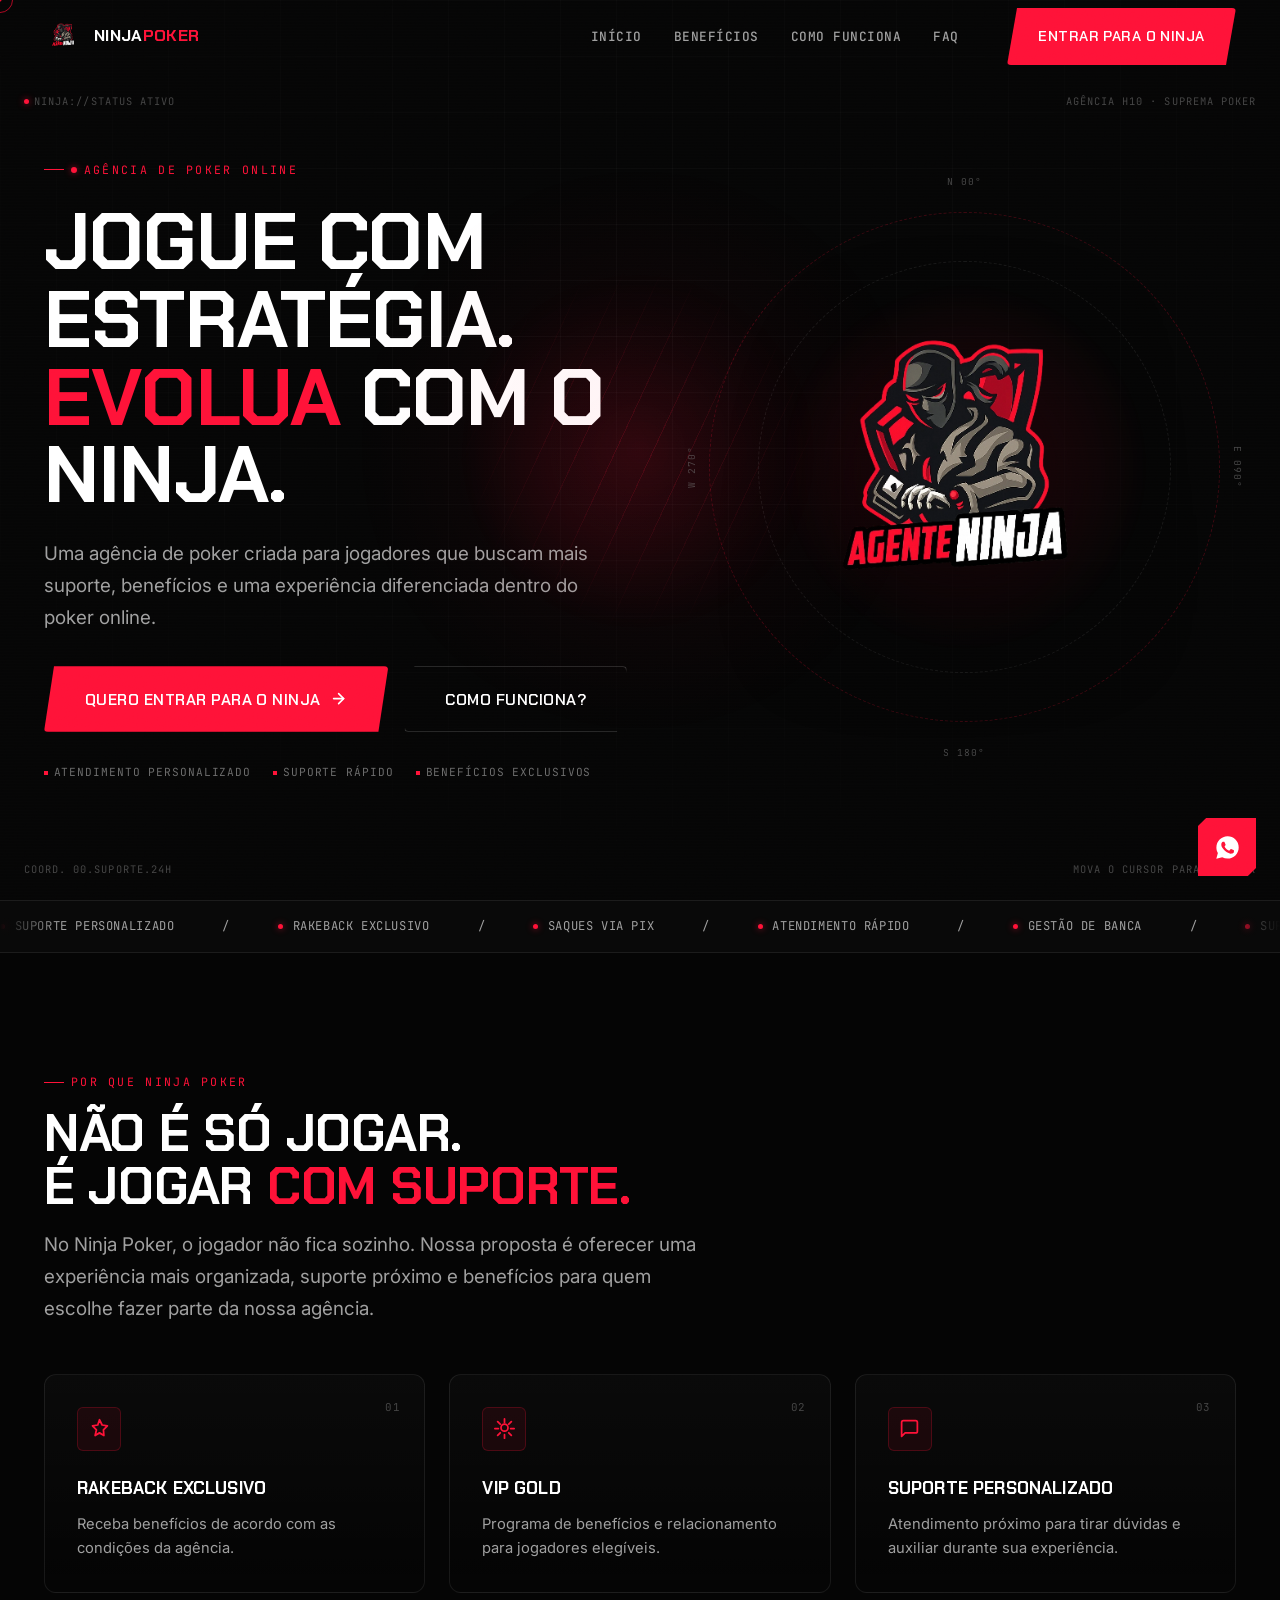
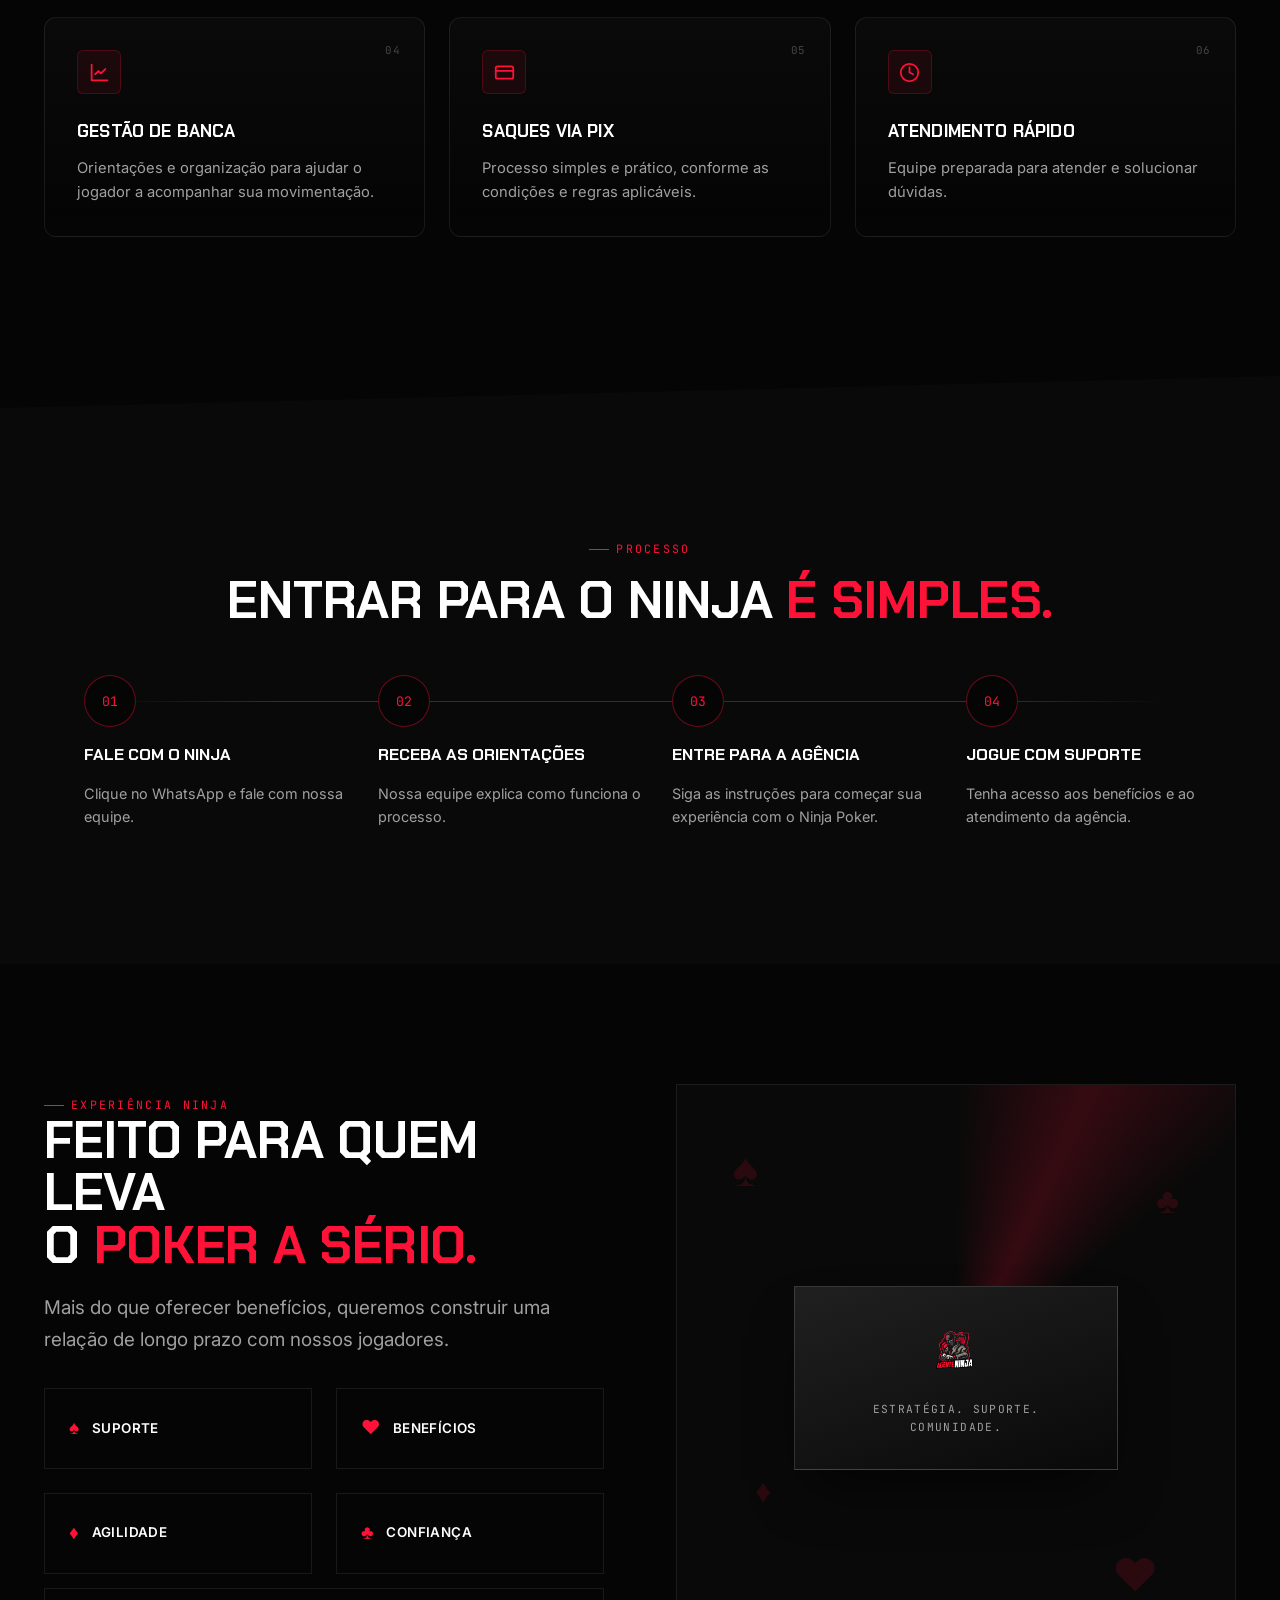
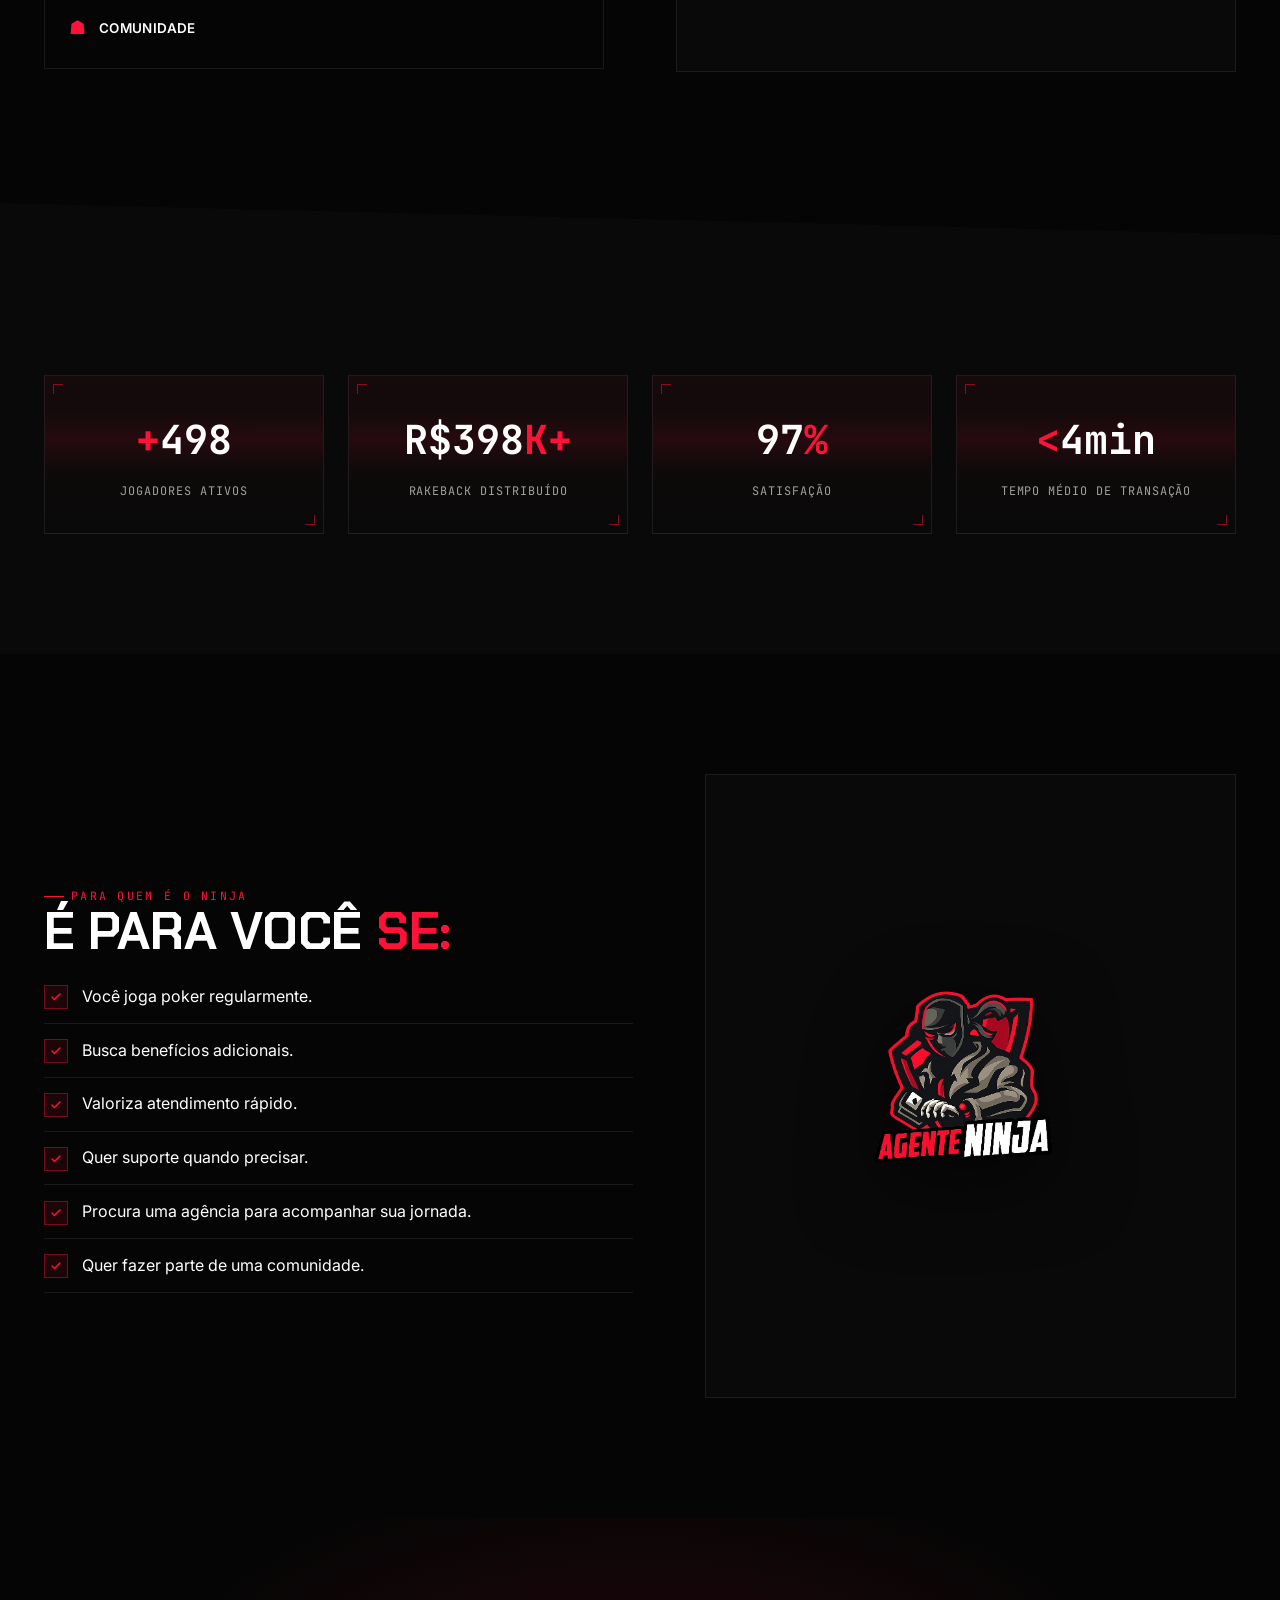
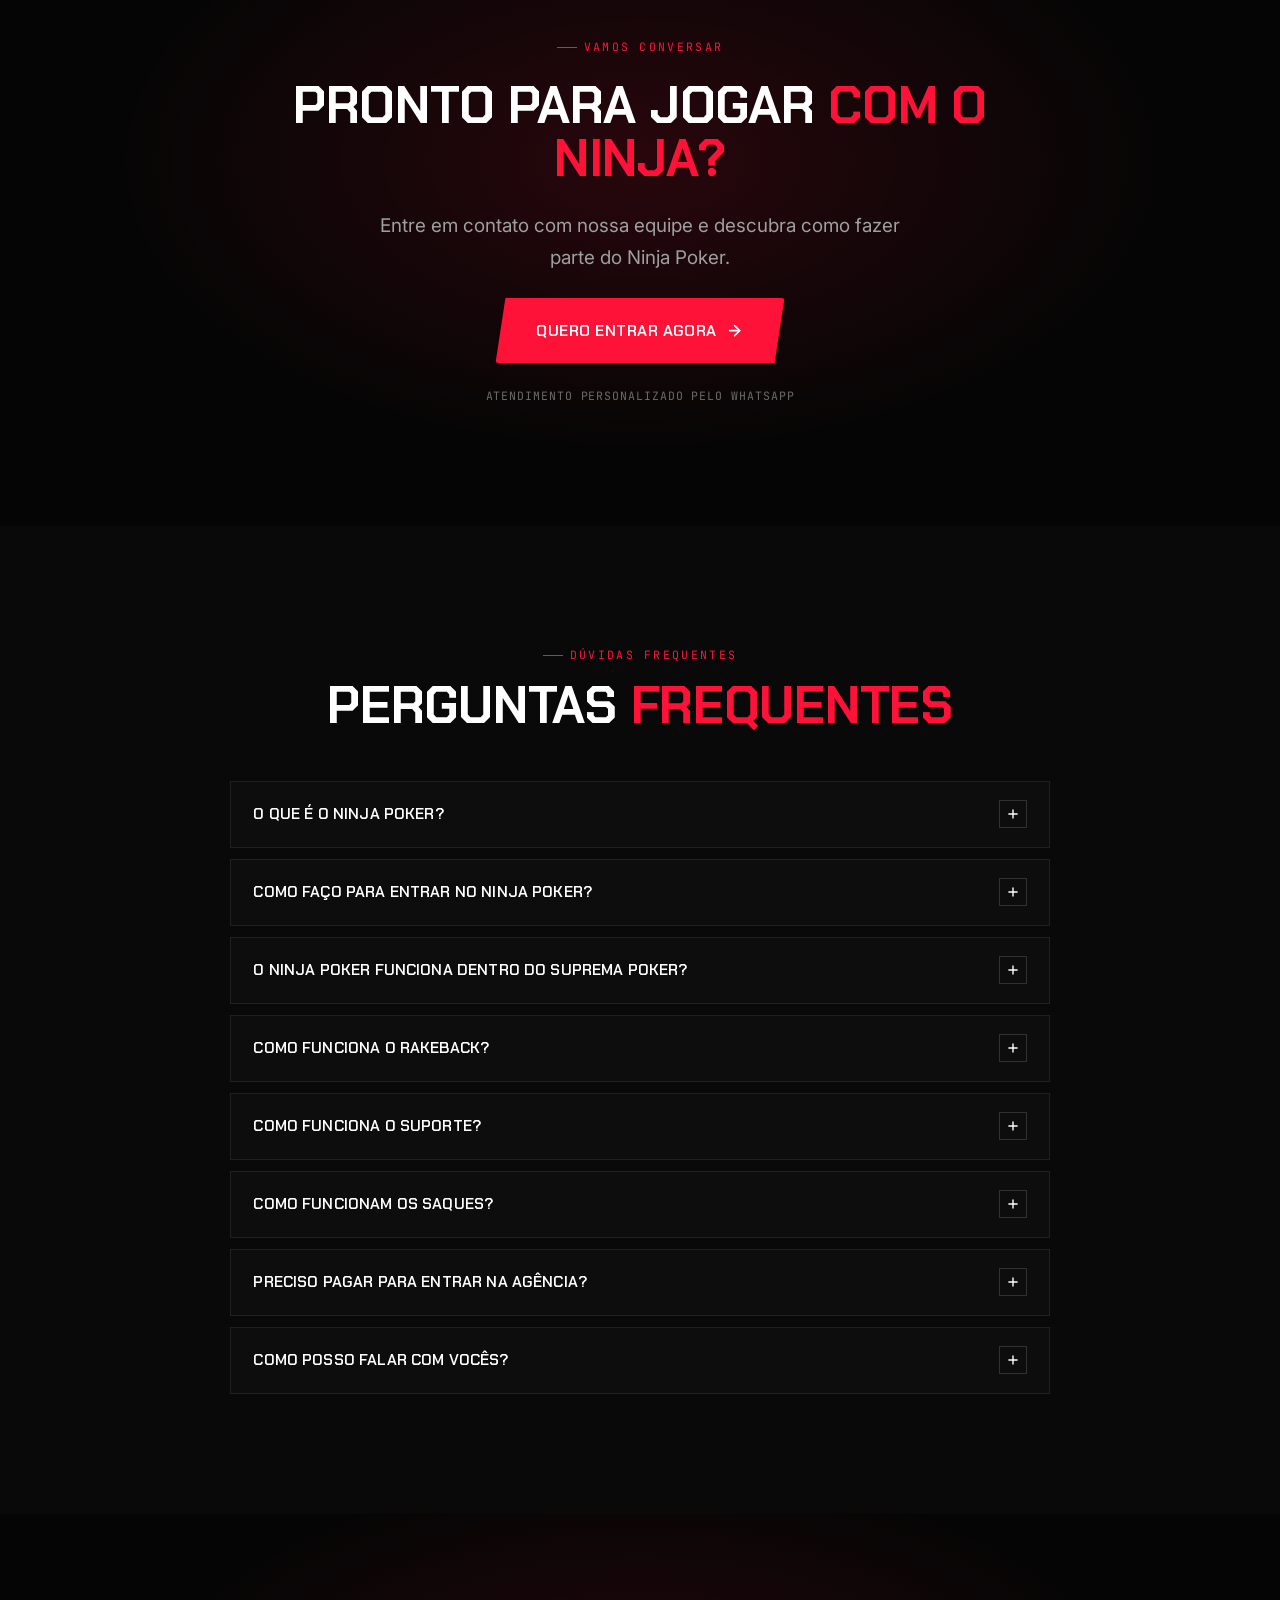
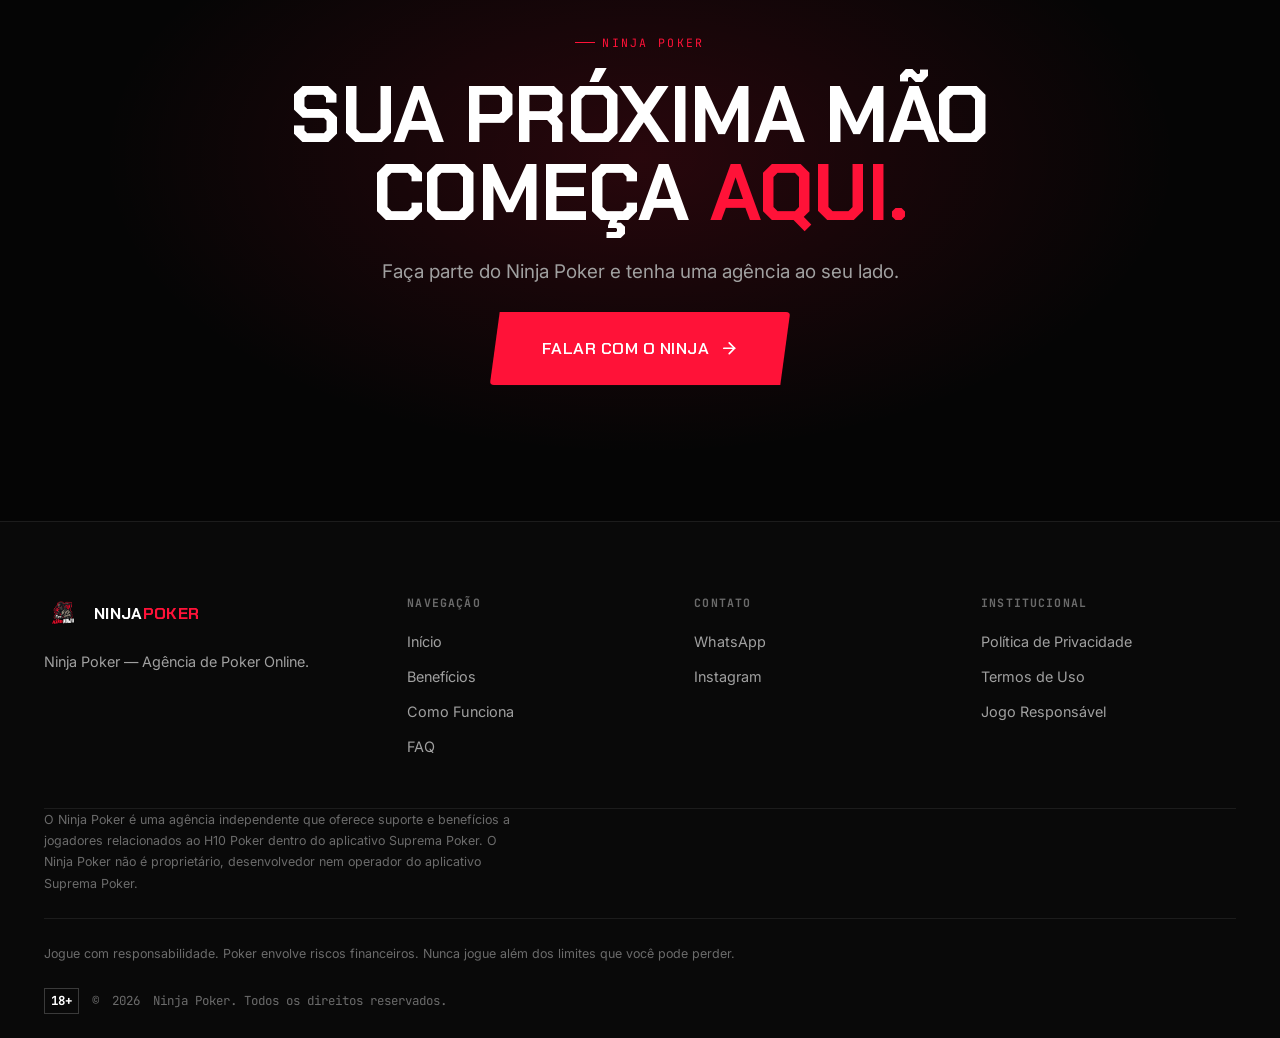
<file: index.html>
<!DOCTYPE html>
<html lang="pt-BR">
<head>
<meta charset="UTF-8" />
<meta name="viewport" content="width=device-width, initial-scale=1, viewport-fit=cover" />
<title>Ninja Poker | Agência de Poker Online</title>
<meta name="description" content="Ninja Poker — agência de poker online com suporte personalizado, benefícios exclusivos e atendimento dedicado aos jogadores." />
<link rel="canonical" href="https://ninjapoker.com.br/" />

<meta property="og:type" content="website" />
<meta property="og:site_name" content="Ninja Poker" />
<meta property="og:title" content="Ninja Poker | Agência de Poker Online" />
<meta property="og:description" content="Jogue com estratégia. Evolua com a Ninja. Suporte personalizado, benefícios exclusivos e atendimento dedicado para jogadores de poker online." />
<meta property="og:image" content="assets/logo-ninja-poker.png" />
<meta property="og:locale" content="pt_BR" />
<meta property="og:url" content="https://ninjapoker.com.br/" />

<meta name="twitter:card" content="summary_large_image" />
<meta name="twitter:title" content="Ninja Poker | Agência de Poker Online" />
<meta name="twitter:description" content="Uma agência de poker para quem leva o jogo a sério. Suporte, benefícios e atendimento dedicado." />
<meta name="twitter:image" content="assets/logo-ninja-poker.png" />

<meta name="robots" content="index, follow" />
<meta name="theme-color" content="#050505" />

<link rel="icon" type="image/png" sizes="32x32" href="assets/favicon-32.png" />
<link rel="icon" type="image/png" sizes="192x192" href="assets/favicon-192.png" />
<link rel="apple-touch-icon" href="assets/favicon-192.png" />

<link rel="preconnect" href="https://fonts.googleapis.com" />
<link rel="preconnect" href="https://fonts.gstatic.com" crossorigin />
<link href="https://fonts.googleapis.com/css2?family=Chakra+Petch:wght@500;600;700&family=Inter:wght@400;500;600;700;800&family=JetBrains+Mono:wght@400;500;700&display=swap" rel="stylesheet" />

<link rel="stylesheet" href="css/style.css" />

<script type="application/ld+json">
{
  "@context": "https://schema.org",
  "@type": "Organization",
  "name": "Ninja Poker",
  "description": "Agência de poker online com suporte personalizado, benefícios exclusivos e atendimento dedicado aos jogadores.",
  "url": "https://ninjapoker.com.br/",
  "logo": "assets/logo-ninja-poker.png",
  "sameAs": []
}
</script>
<script type="application/ld+json">
{
  "@context": "https://schema.org",
  "@type": "FAQPage",
  "mainEntity": [
    { "@type": "Question", "name": "O que é o Ninja Poker?", "acceptedAnswer": { "@type": "Answer", "text": "O Ninja Poker é uma agência voltada para jogadores de poker online, oferecendo suporte, benefícios e atendimento dedicado a quem leva o jogo a sério." } },
    { "@type": "Question", "name": "Como faço para entrar no Ninja Poker?", "acceptedAnswer": { "@type": "Answer", "text": "Basta entrar em contato com nossa equipe pelo WhatsApp. Você recebe todas as orientações para começar sua experiência com a agência." } },
    { "@type": "Question", "name": "O Ninja Poker funciona dentro do Suprema Poker?", "acceptedAnswer": { "@type": "Answer", "text": "O Ninja Poker atua como agência e suporte para jogadores relacionados ao H10 Poker dentro do aplicativo Suprema Poker. O Ninja Poker não é dona, desenvolvedora ou operadora do aplicativo." } }
  ]
}
</script>

<!--
<script async src="https://www.googletagmanager.com/gtag/js?id=GOOGLE_ANALYTICS_ID"></script>
<script>
  window.dataLayer = window.dataLayer || [];
  function gtag(){dataLayer.push(arguments);}
  gtag('js', new Date());
  gtag('config', 'GOOGLE_ANALYTICS_ID');
</script>
-->
</head>
<body>
<a class="skip-link" href="#conteudo-principal">Pular para o conteúdo</a>

<div class="grain-overlay" aria-hidden="true"></div>
<div class="cursor-glow" aria-hidden="true"></div>
<div class="ninja-cursor" aria-hidden="true"></div>

<!-- ============================================================
     HEADER
     ============================================================ -->
<header class="site-header" id="header">
  <div class="container">
    <a href="#inicio" class="brand" aria-label="Ninja Poker — início">
      <img data-logo-src src="assets/logo-ninja-poker-trimmed.webp" alt="Ninja Poker" width="40" height="40" />
      <span class="brand-wordmark">NINJA<span>POKER</span></span>
    </a>

    <nav class="nav-desktop" aria-label="Navegação principal">
      <ul class="nav-links">
        <li><a href="#inicio">Início</a></li>
        <li><a href="#beneficios">Benefícios</a></li>
        <li><a href="#como-funciona" data-track="how-it-works">Como Funciona</a></li>
        <li><a href="#faq">FAQ</a></li>
      </ul>
      <a class="btn btn-primary" href="#" data-wa-context="header" data-track="cta">Entrar para o Ninja</a>
    </nav>

    <button class="nav-toggle" aria-label="Abrir menu" aria-expanded="false" aria-controls="menu-mobile">
      <svg viewBox="0 0 24 24" fill="none" stroke="currentColor" stroke-width="2" stroke-linecap="round"><line x1="3" y1="6" x2="21" y2="6"/><line x1="3" y1="12" x2="21" y2="12"/><line x1="3" y1="18" x2="21" y2="18"/></svg>
    </button>
  </div>
</header>

<nav class="nav-mobile" id="menu-mobile" aria-label="Navegação mobile">
  <a href="#inicio">Início</a>
  <a href="#beneficios">Benefícios</a>
  <a href="#como-funciona">Como Funciona</a>
  <a href="#faq">FAQ</a>
  <a class="btn btn-primary btn-block btn-lg" href="#" data-wa-context="header" data-track="cta" style="margin-top:1rem;">Entrar para o Ninja</a>
</nav>

<main id="conteudo-principal">

  <!-- ============================================================
       HERO — "SALA DE OPERAÇÕES"
       ============================================================ -->
  <section class="hero" id="inicio">
    <div class="hero-scanlines" aria-hidden="true"></div>
    <div class="hero-grid-lines" aria-hidden="true"></div>
    <div class="hero-reveal-layer" aria-hidden="true"></div>

    <span class="hero-corner-hud tl"><span class="dot"></span> NINJA://STATUS ATIVO</span>
    <span class="hero-corner-hud tr">AGÊNCIA H10 · SUPREMA POKER</span>
    <span class="hero-corner-hud bl">COORD. 00.SUPORTE.24H</span>
    <span class="hero-corner-hud br">MOVA O CURSOR PARA REVELAR</span>

    <div class="container">
      <div class="hero-copy" data-reveal>
        <span class="eyebrow"><span class="blink"></span> Agência de poker online</span>
        <h1 class="display-xl" data-decrypt>JOGUE COM<br />ESTRATÉGIA.<br /><span class="text-accent">EVOLUA</span> COM O NINJA.</h1>
        <p class="text-lede">Uma agência de poker criada para jogadores que buscam mais suporte, benefícios e uma experiência diferenciada dentro do poker online.</p>
        <div class="hero-ctas">
          <a class="btn btn-primary btn-lg" href="#" data-wa-context="hero" data-track="cta">
            Quero entrar para o Ninja
            <svg class="btn-icon" viewBox="0 0 24 24" fill="none" stroke="currentColor" stroke-width="2.2" stroke-linecap="round" stroke-linejoin="round"><line x1="5" y1="12" x2="19" y2="12"/><polyline points="12 5 19 12 12 19"/></svg>
          </a>
          <a class="btn btn-ghost btn-lg" href="#como-funciona" data-track="how-it-works">Como funciona?</a>
        </div>
        <div class="hero-indicators">
          <span>Atendimento personalizado</span>
          <span>Suporte rápido</span>
          <span>Benefícios exclusivos</span>
        </div>
      </div>

      <div class="hero-visual" data-reveal>
        <div class="hero-visual-glow" aria-hidden="true"></div>
        <div class="hero-visual-ring" aria-hidden="true"></div>
        <div class="hero-visual-ring hero-visual-ring--inner" aria-hidden="true"></div>
        <div class="hero-tick-frame" aria-hidden="true">
          <span>N 00°</span>
          <span>S 180°</span>
          <span>W 270°</span>
          <span>E 090°</span>
        </div>
        <div class="hero-logo-frame">
          <img data-logo-src src="assets/logo-ninja-poker-trimmed.webp" alt="Ninja Poker — logo oficial da agência" width="400" height="404" />
        </div>
      </div>
    </div>
  </section>

  <!-- ============================================================
       TICKER — status ao vivo
       ============================================================ -->
  <section class="ticker-bar" aria-label="Diferenciais do Ninja Poker">
    <div class="ticker-track">
      <span class="ticker-item"><span class="dot"></span>Suporte personalizado</span>
      <span class="ticker-item sep">/</span>
      <span class="ticker-item"><span class="dot"></span>Rakeback exclusivo</span>
      <span class="ticker-item sep">/</span>
      <span class="ticker-item"><span class="dot"></span>Saques via Pix</span>
      <span class="ticker-item sep">/</span>
      <span class="ticker-item"><span class="dot"></span>Atendimento rápido</span>
      <span class="ticker-item sep">/</span>
      <span class="ticker-item"><span class="dot"></span>Gestão de banca</span>
      <span class="ticker-item sep">/</span>
      <!-- duplicado para loop contínuo -->
      <span class="ticker-item"><span class="dot"></span>Suporte personalizado</span>
      <span class="ticker-item sep">/</span>
      <span class="ticker-item"><span class="dot"></span>Rakeback exclusivo</span>
      <span class="ticker-item sep">/</span>
      <span class="ticker-item"><span class="dot"></span>Saques via Pix</span>
      <span class="ticker-item sep">/</span>
      <span class="ticker-item"><span class="dot"></span>Atendimento rápido</span>
      <span class="ticker-item sep">/</span>
      <span class="ticker-item"><span class="dot"></span>Gestão de banca</span>
      <span class="ticker-item sep">/</span>
    </div>
  </section>

  <!-- ============================================================
       POR QUE NINJA POKER?
       ============================================================ -->
  <section class="section-pad" aria-labelledby="por-que-titulo">
    <div class="container">
      <div class="section-title" data-reveal>
        <span class="eyebrow">Por que Ninja Poker</span>
        <h2 class="display-lg" id="por-que-titulo">NÃO É SÓ JOGAR.<br />É JOGAR <span class="text-accent">COM SUPORTE.</span></h2>
        <p class="text-lede">No Ninja Poker, o jogador não fica sozinho. Nossa proposta é oferecer uma experiência mais organizada, suporte próximo e benefícios para quem escolhe fazer parte da nossa agência.</p>
      </div>

      <div class="benefits-grid tilt-stage" id="beneficios" data-reveal-group>
        <article class="card" data-reveal>
          <span class="card-index">01</span>
          <div class="card-icon"><svg viewBox="0 0 24 24" fill="none" stroke="currentColor" stroke-width="2" stroke-linecap="round" stroke-linejoin="round"><path d="M12 2l3 6 6 1-4.5 4.5L17 20l-5-3-5 3 1.5-6.5L4 9l6-1z"/></svg></div>
          <h3>Rakeback Exclusivo</h3>
          <p>Receba benefícios de acordo com as condições da agência.</p>
        </article>
        <article class="card" data-reveal>
          <span class="card-index">02</span>
          <div class="card-icon"><svg viewBox="0 0 24 24" fill="none" stroke="currentColor" stroke-width="2" stroke-linecap="round" stroke-linejoin="round"><path d="M12 15a4 4 0 1 0 0-8 4 4 0 0 0 0 8z"/><path d="M12 1v4M12 19v4M4.2 4.2l2.9 2.9M16.9 16.9l2.9 2.9M1 12h4M19 12h4M4.2 19.8l2.9-2.9M16.9 7.1l2.9-2.9"/></svg></div>
          <h3>VIP Gold</h3>
          <p>Programa de benefícios e relacionamento para jogadores elegíveis.</p>
        </article>
        <article class="card" data-reveal>
          <span class="card-index">03</span>
          <div class="card-icon"><svg viewBox="0 0 24 24" fill="none" stroke="currentColor" stroke-width="2" stroke-linecap="round" stroke-linejoin="round"><path d="M21 15a2 2 0 0 1-2 2H7l-4 4V5a2 2 0 0 1 2-2h14a2 2 0 0 1 2 2z"/></svg></div>
          <h3>Suporte Personalizado</h3>
          <p>Atendimento próximo para tirar dúvidas e auxiliar durante sua experiência.</p>
        </article>
        <article class="card" data-reveal>
          <span class="card-index">04</span>
          <div class="card-icon"><svg viewBox="0 0 24 24" fill="none" stroke="currentColor" stroke-width="2" stroke-linecap="round" stroke-linejoin="round"><path d="M3 3v18h18"/><path d="M18.7 8l-5.1 5.1-2.8-2.8L7 14"/></svg></div>
          <h3>Gestão de Banca</h3>
          <p>Orientações e organização para ajudar o jogador a acompanhar sua movimentação.</p>
        </article>
        <article class="card" data-reveal>
          <span class="card-index">05</span>
          <div class="card-icon"><svg viewBox="0 0 24 24" fill="none" stroke="currentColor" stroke-width="2" stroke-linecap="round" stroke-linejoin="round"><rect x="2" y="5" width="20" height="14" rx="2"/><line x1="2" y1="10" x2="22" y2="10"/></svg></div>
          <h3>Saques via Pix</h3>
          <p>Processo simples e prático, conforme as condições e regras aplicáveis.</p>
        </article>
        <article class="card" data-reveal>
          <span class="card-index">06</span>
          <div class="card-icon"><svg viewBox="0 0 24 24" fill="none" stroke="currentColor" stroke-width="2" stroke-linecap="round" stroke-linejoin="round"><circle cx="12" cy="12" r="10"/><polyline points="12 6 12 12 16 14"/></svg></div>
          <h3>Atendimento Rápido</h3>
          <p>Equipe preparada para atender e solucionar dúvidas.</p>
        </article>
      </div>
    </div>
  </section>

  <div class="cut-divider" aria-hidden="true">
    <svg viewBox="0 0 1200 64" preserveAspectRatio="none"><polygon points="0,64 1200,64 1200,20 0,52" fill="#090909"/></svg>
  </div>

  <!-- ============================================================
       COMO FUNCIONA
       ============================================================ -->
  <section class="section-pad section-alt" id="como-funciona" aria-labelledby="como-funciona-titulo">
    <div class="container">
      <div class="section-title section-title--center" data-reveal>
        <span class="eyebrow">Processo</span>
        <h2 class="display-lg" id="como-funciona-titulo">ENTRAR PARA O NINJA <span class="text-accent">É SIMPLES.</span></h2>
      </div>

      <ol class="steps" data-reveal-group>
        <li class="step" data-reveal>
          <span class="step-index">01</span>
          <h3>Fale com o Ninja</h3>
          <p>Clique no WhatsApp e fale com nossa equipe.</p>
        </li>
        <li class="step" data-reveal>
          <span class="step-index">02</span>
          <h3>Receba as orientações</h3>
          <p>Nossa equipe explica como funciona o processo.</p>
        </li>
        <li class="step" data-reveal>
          <span class="step-index">03</span>
          <h3>Entre para a agência</h3>
          <p>Siga as instruções para começar sua experiência com o Ninja Poker.</p>
        </li>
        <li class="step" data-reveal>
          <span class="step-index">04</span>
          <h3>Jogue com suporte</h3>
          <p>Tenha acesso aos benefícios e ao atendimento da agência.</p>
        </li>
      </ol>
    </div>
  </section>

  <!-- ============================================================
       EXPERIÊNCIA NINJA
       ============================================================ -->
  <section class="section-pad" aria-labelledby="experiencia-titulo">
    <div class="container experience-wrap">
      <div data-reveal>
        <span class="eyebrow">Experiência Ninja</span>
        <h2 class="display-lg" id="experiencia-titulo">FEITO PARA QUEM LEVA<br />O <span class="text-accent">POKER A SÉRIO.</span></h2>
        <p class="text-lede" style="margin-top:1.2rem;">Mais do que oferecer benefícios, queremos construir uma relação de longo prazo com nossos jogadores.</p>

        <div class="experience-pillars">
          <div class="pillar"><span class="pillar-mark">♠</span><span class="label">Suporte</span></div>
          <div class="pillar"><span class="pillar-mark">♥</span><span class="label">Benefícios</span></div>
          <div class="pillar"><span class="pillar-mark">♦</span><span class="label">Agilidade</span></div>
          <div class="pillar"><span class="pillar-mark">♣</span><span class="label">Confiança</span></div>
        </div>
        <div class="pillar" style="margin-top:0.9rem;">
          <span class="pillar-mark">☗</span><span class="label">Comunidade</span>
        </div>
      </div>

      <div class="experience-visual" data-reveal>
        <div class="radar-sweep" aria-hidden="true"></div>
        <div class="suit-field" aria-hidden="true">
          <span style="top:8%;left:10%;font-size:3rem;">♠</span>
          <span style="top:65%;left:14%;font-size:2rem;">♦</span>
          <span style="top:15%;right:10%;font-size:2.2rem;">♣</span>
          <span style="bottom:10%;right:14%;font-size:2.8rem;">♥</span>
        </div>
        <div class="center-card">
          <img data-logo-src src="assets/logo-ninja-poker-trimmed.webp" alt="" width="66" height="66" aria-hidden="true" />
          <p>Estratégia. Suporte. Comunidade.</p>
        </div>
      </div>
    </div>
  </section>

  <div class="cut-divider" aria-hidden="true">
    <svg viewBox="0 0 1200 64" preserveAspectRatio="none"><polygon points="0,64 1200,64 1200,44 0,12" fill="#090909"/></svg>
  </div>

  <!-- ============================================================
       ESTATÍSTICAS — HUD
       ============================================================ -->
  <section class="section-pad section-alt" aria-labelledby="stats-titulo">
    <div class="container">
      <h2 class="visually-hidden" id="stats-titulo">Números do Ninja Poker</h2>
      <div class="stats-grid" data-reveal-group>
        <div class="stat" data-reveal>
          <div class="stat-scan" aria-hidden="true"></div>
          <span class="stat-number"><span class="accent">+</span><span data-count-target="500">0</span></span>
          <div class="stat-label">Jogadores ativos</div>
        </div>
        <div class="stat" data-reveal>
          <div class="stat-scan" aria-hidden="true"></div>
          <span class="stat-number">R$ <span data-count-target="400">0</span><span class="accent">K+</span></span>
          <div class="stat-label">Rakeback distribuído</div>
        </div>
        <div class="stat" data-reveal>
          <div class="stat-scan" aria-hidden="true"></div>
          <span class="stat-number"><span data-count-target="98">0</span><span class="accent">%</span></span>
          <div class="stat-label">Satisfação</div>
        </div>
        <div class="stat" data-reveal>
          <div class="stat-scan" aria-hidden="true"></div>
          <span class="stat-number"><span class="accent">&lt;</span> <span data-count-target="5">0</span> min</span>
          <div class="stat-label">Tempo médio de transação</div>
        </div>
      </div>
    </div>
  </section>

  <!-- ============================================================
       PARA QUEM É O NINJA?
       ============================================================ -->
  <section class="section-pad" aria-labelledby="audience-titulo">
    <div class="container audience-wrap">
      <div data-reveal>
        <span class="eyebrow">Para quem é o Ninja</span>
        <h2 class="display-lg" id="audience-titulo">É PARA VOCÊ <span class="text-accent">SE:</span></h2>
        <ul class="audience-list" style="margin-top:1.6rem;">
          <li><span class="audience-check"><svg viewBox="0 0 24 24" fill="none" stroke="currentColor" stroke-width="3" stroke-linecap="round" stroke-linejoin="round"><polyline points="20 6 9 17 4 12"/></svg></span> Você joga poker regularmente.</li>
          <li><span class="audience-check"><svg viewBox="0 0 24 24" fill="none" stroke="currentColor" stroke-width="3" stroke-linecap="round" stroke-linejoin="round"><polyline points="20 6 9 17 4 12"/></svg></span> Busca benefícios adicionais.</li>
          <li><span class="audience-check"><svg viewBox="0 0 24 24" fill="none" stroke="currentColor" stroke-width="3" stroke-linecap="round" stroke-linejoin="round"><polyline points="20 6 9 17 4 12"/></svg></span> Valoriza atendimento rápido.</li>
          <li><span class="audience-check"><svg viewBox="0 0 24 24" fill="none" stroke="currentColor" stroke-width="3" stroke-linecap="round" stroke-linejoin="round"><polyline points="20 6 9 17 4 12"/></svg></span> Quer suporte quando precisar.</li>
          <li><span class="audience-check"><svg viewBox="0 0 24 24" fill="none" stroke="currentColor" stroke-width="3" stroke-linecap="round" stroke-linejoin="round"><polyline points="20 6 9 17 4 12"/></svg></span> Procura uma agência para acompanhar sua jornada.</li>
          <li><span class="audience-check"><svg viewBox="0 0 24 24" fill="none" stroke="currentColor" stroke-width="3" stroke-linecap="round" stroke-linejoin="round"><polyline points="20 6 9 17 4 12"/></svg></span> Quer fazer parte de uma comunidade.</li>
        </ul>
      </div>

      <div class="audience-visual" data-reveal>
        <img data-logo-src src="assets/logo-ninja-poker-trimmed.webp" alt="Ninja Poker" width="300" height="302" />
      </div>
    </div>
  </section>

  <!-- ============================================================
       CTA INTERMEDIÁRIO
       ============================================================ -->
  <section class="section-pad cta-section" aria-labelledby="cta-meio-titulo">
    <div class="cta-glow" aria-hidden="true"></div>
    <div class="container">
      <span class="eyebrow" data-reveal>Vamos conversar</span>
      <h2 class="display-lg" id="cta-meio-titulo" data-reveal>PRONTO PARA JOGAR <span class="text-accent">COM O NINJA?</span></h2>
      <p class="text-lede" style="text-align:center;margin:0 auto;" data-reveal>Entre em contato com nossa equipe e descubra como fazer parte do Ninja Poker.</p>
      <a class="btn btn-primary btn-lg" href="#" data-wa-context="ctaIntermediario" data-track="cta" data-reveal>
        Quero entrar agora
        <svg class="btn-icon" viewBox="0 0 24 24" fill="none" stroke="currentColor" stroke-width="2.2" stroke-linecap="round" stroke-linejoin="round"><line x1="5" y1="12" x2="19" y2="12"/><polyline points="12 5 19 12 12 19"/></svg>
      </a>
      <span class="cta-note" data-reveal>Atendimento personalizado pelo WhatsApp</span>
    </div>
  </section>

  <!-- ============================================================
       FAQ
       ============================================================ -->
  <section class="section-pad section-alt" id="faq" aria-labelledby="faq-titulo">
    <div class="container">
      <div class="section-title section-title--center" data-reveal>
        <span class="eyebrow">Dúvidas frequentes</span>
        <h2 class="display-lg" id="faq-titulo">PERGUNTAS <span class="text-accent">FREQUENTES</span></h2>
      </div>

      <div class="faq-list">
        <details class="accordion-item">
          <summary>O que é o Ninja Poker?<span class="accordion-icon"><svg viewBox="0 0 24 24" fill="none" stroke="currentColor" stroke-width="2.4" stroke-linecap="round"><line x1="12" y1="5" x2="12" y2="19"/><line x1="5" y1="12" x2="19" y2="12"/></svg></span></summary>
          <div class="accordion-body">O Ninja Poker é uma agência voltada para jogadores de poker online. Nossa proposta é oferecer suporte, benefícios e uma experiência mais organizada para quem leva o jogo a sério.</div>
        </details>
        <details class="accordion-item">
          <summary>Como faço para entrar no Ninja Poker?<span class="accordion-icon"><svg viewBox="0 0 24 24" fill="none" stroke="currentColor" stroke-width="2.4" stroke-linecap="round"><line x1="12" y1="5" x2="12" y2="19"/><line x1="5" y1="12" x2="19" y2="12"/></svg></span></summary>
          <div class="accordion-body">É simples: entre em contato com nossa equipe pelo <a href="#" data-wa-context="faq" data-track="cta">WhatsApp</a>. Você recebe todas as orientações necessárias para começar sua experiência com a agência.</div>
        </details>
        <details class="accordion-item">
          <summary>O Ninja Poker funciona dentro do Suprema Poker?<span class="accordion-icon"><svg viewBox="0 0 24 24" fill="none" stroke="currentColor" stroke-width="2.4" stroke-linecap="round"><line x1="12" y1="5" x2="12" y2="19"/><line x1="5" y1="12" x2="19" y2="12"/></svg></span></summary>
          <div class="accordion-body">O Ninja Poker atua como agência e suporte para jogadores relacionados ao H10 Poker dentro do aplicativo Suprema Poker. Somos uma agência independente — não somos donos, desenvolvedores ou operadores do aplicativo Suprema Poker.</div>
        </details>
        <details class="accordion-item">
          <summary>Como funciona o rakeback?<span class="accordion-icon"><svg viewBox="0 0 24 24" fill="none" stroke="currentColor" stroke-width="2.4" stroke-linecap="round"><line x1="12" y1="5" x2="12" y2="19"/><line x1="5" y1="12" x2="19" y2="12"/></svg></span></summary>
          <div class="accordion-body">As condições e valores do rakeback dependem das regras e critérios aplicáveis à agência no momento. Nossa equipe explica em detalhes durante o atendimento pelo WhatsApp.</div>
        </details>
        <details class="accordion-item">
          <summary>Como funciona o suporte?<span class="accordion-icon"><svg viewBox="0 0 24 24" fill="none" stroke="currentColor" stroke-width="2.4" stroke-linecap="round"><line x1="12" y1="5" x2="12" y2="19"/><line x1="5" y1="12" x2="19" y2="12"/></svg></span></summary>
          <div class="accordion-body">O jogador possui atendimento direto através do canal oficial da agência no WhatsApp, com uma equipe preparada para tirar dúvidas e auxiliar durante toda a experiência.</div>
        </details>
        <details class="accordion-item">
          <summary>Como funcionam os saques?<span class="accordion-icon"><svg viewBox="0 0 24 24" fill="none" stroke="currentColor" stroke-width="2.4" stroke-linecap="round"><line x1="12" y1="5" x2="12" y2="19"/><line x1="5" y1="12" x2="19" y2="12"/></svg></span></summary>
          <div class="accordion-body">Os saques são realizados via Pix, de forma prática. Prazos e condições seguem as regras da operação e da plataforma utilizada, sem promessas de tempo fixo — nossa equipe mantém você informado a cada etapa.</div>
        </details>
        <details class="accordion-item">
          <summary>Preciso pagar para entrar na agência?<span class="accordion-icon"><svg viewBox="0 0 24 24" fill="none" stroke="currentColor" stroke-width="2.4" stroke-linecap="round"><line x1="12" y1="5" x2="12" y2="19"/><line x1="5" y1="12" x2="19" y2="12"/></svg></span></summary>
          <div class="accordion-body">As condições para participar do Ninja Poker são explicadas de forma clara e transparente durante o atendimento pelo WhatsApp, conforme as regras vigentes da agência.</div>
        </details>
        <details class="accordion-item">
          <summary>Como posso falar com vocês?<span class="accordion-icon"><svg viewBox="0 0 24 24" fill="none" stroke="currentColor" stroke-width="2.4" stroke-linecap="round"><line x1="12" y1="5" x2="12" y2="19"/><line x1="5" y1="12" x2="19" y2="12"/></svg></span></summary>
<div class="accordion-body">
  <p style="margin-bottom:1rem;">Fale diretamente com a nossa equipe pelo WhatsApp — é o canal mais rápido para tirar dúvidas e iniciar sua entrada na agência.</p>
  <!-- O estilo inline 'style="color: white;"' foi adicionado abaixo -->
  <a class="btn btn-primary" href="#" data-wa-context="faq" data-track="cta" style="color: white;">Falar com o Ninja</a>
	</div>
        </details>
      </div>
    </div>
  </section>

  <!-- ============================================================
       CTA FINAL
       ============================================================ -->
  <section class="cta-final cta-section" aria-labelledby="cta-final-titulo">
    <div class="cta-glow" aria-hidden="true"></div>
    <div class="container">
      <span class="eyebrow" data-reveal>Ninja Poker</span>
      <h2 class="display-xl" id="cta-final-titulo" data-reveal>SUA PRÓXIMA MÃO<br />COMEÇA <span class="text-accent">AQUI.</span></h2>
      <p class="text-lede" style="text-align:center;margin:0 auto;" data-reveal>Faça parte do Ninja Poker e tenha uma agência ao seu lado.</p>
      <a class="btn btn-primary btn-lg" href="#" data-wa-context="ctaFinal" data-track="cta" data-reveal style="padding:1.4rem 3.2rem;font-size:1.05rem;">
        Falar com o Ninja
        <svg class="btn-icon" viewBox="0 0 24 24" fill="none" stroke="currentColor" stroke-width="2.2" stroke-linecap="round" stroke-linejoin="round"><line x1="5" y1="12" x2="19" y2="12"/><polyline points="12 5 19 12 12 19"/></svg>
      </a>
    </div>
  </section>

</main>

<!-- ============================================================
     FOOTER
     ============================================================ -->
<footer class="site-footer">
  <div class="container">
    <div class="footer-top">
      <div class="footer-brand">
        <a href="#inicio" class="brand">
          <img data-logo-src src="assets/logo-ninja-poker-trimmed.webp" alt="Ninja Poker" width="36" height="36" />
          <span class="brand-wordmark">NINJA<span>POKER</span></span>
        </a>
        <p>Ninja Poker — Agência de Poker Online.</p>
      </div>

      <div class="footer-col">
        <h4>Navegação</h4>
        <ul>
          <li><a href="#inicio">Início</a></li>
          <li><a href="#beneficios">Benefícios</a></li>
          <li><a href="#como-funciona">Como Funciona</a></li>
          <li><a href="#faq">FAQ</a></li>
        </ul>
      </div>

      <div class="footer-col">
        <h4>Contato</h4>
        <ul>
          <li><a href="#" data-wa-context="default" data-track="cta">WhatsApp</a></li>
          <li><a href="#" data-instagram-url target="_blank" rel="noopener noreferrer">Instagram</a></li>
        </ul>
      </div>

      <div class="footer-col">
        <h4>Institucional</h4>
        <ul>
          <li><a href="legal/politica-de-privacidade.html">Política de Privacidade</a></li>
          <li><a href="legal/termos-de-uso.html">Termos de Uso</a></li>
          <li><a href="legal/jogo-responsavel.html">Jogo Responsável</a></li>
        </ul>
      </div>
    </div>

    <div class="footer-legal-note">
      O Ninja Poker é uma agência independente que oferece suporte e benefícios a jogadores relacionados ao H10 Poker dentro do aplicativo Suprema Poker. O Ninja Poker não é proprietário, desenvolvedor nem operador do aplicativo Suprema Poker.
    </div>

    <div class="responsible-play">
      Jogue com responsabilidade. Poker envolve riscos financeiros. Nunca jogue além dos limites que você pode perder.
    </div>

    <div class="footer-bottom">
      <span class="footer-meta"><span class="age-badge">18+</span> © <span id="footer-year"></span> Ninja Poker. Todos os direitos reservados.</span>
    </div>
  </div>
</footer>

<a class="wa-float" href="#" data-wa-context="whatsappFlutuante" data-track="cta" aria-label="Falar com o Ninja pelo WhatsApp">
  <span class="wa-tooltip">Falar agora</span>
  <svg viewBox="0 0 24 24" fill="currentColor"><path d="M12.04 2C6.58 2 2.13 6.45 2.13 11.91c0 1.75.46 3.45 1.32 4.95L2.05 22l5.25-1.38a9.9 9.9 0 0 0 4.74 1.2h.01c5.46 0 9.91-4.45 9.91-9.91 0-2.65-1.03-5.14-2.9-7.01A9.82 9.82 0 0 0 12.04 2zm5.8 14.03c-.24.68-1.4 1.32-1.93 1.4-.49.08-1.11.11-1.79-.11-.41-.13-.94-.31-1.62-.6-2.85-1.23-4.71-4.1-4.85-4.29-.14-.19-1.16-1.54-1.16-2.94s.73-2.08.99-2.36c.26-.28.56-.35.75-.35h.54c.17 0 .4-.03.62.48.24.56.81 1.94.88 2.08.07.14.12.31.02.5-.09.19-.14.31-.28.48-.14.17-.29.37-.42.5-.14.14-.28.29-.12.57.16.28.71 1.17 1.52 1.9 1.05.94 1.93 1.23 2.21 1.37.28.14.44.12.6-.07.17-.19.71-.83.9-1.11.19-.28.38-.23.63-.14.26.09 1.63.77 1.91.91.28.14.46.21.53.33.07.12.07.68-.17 1.36z"/></svg>
</a>

<div class="mobile-cta-bar">
  <a class="btn btn-primary btn-block" href="#" data-wa-context="mobileBar" data-track="cta">Entrar para o Ninja</a>
</div>

<script src="js/config.js"></script>
<script src="js/script.js"></script>
<script>document.getElementById("footer-year").textContent = new Date().getFullYear();</script>
</body>
</html>
</file>
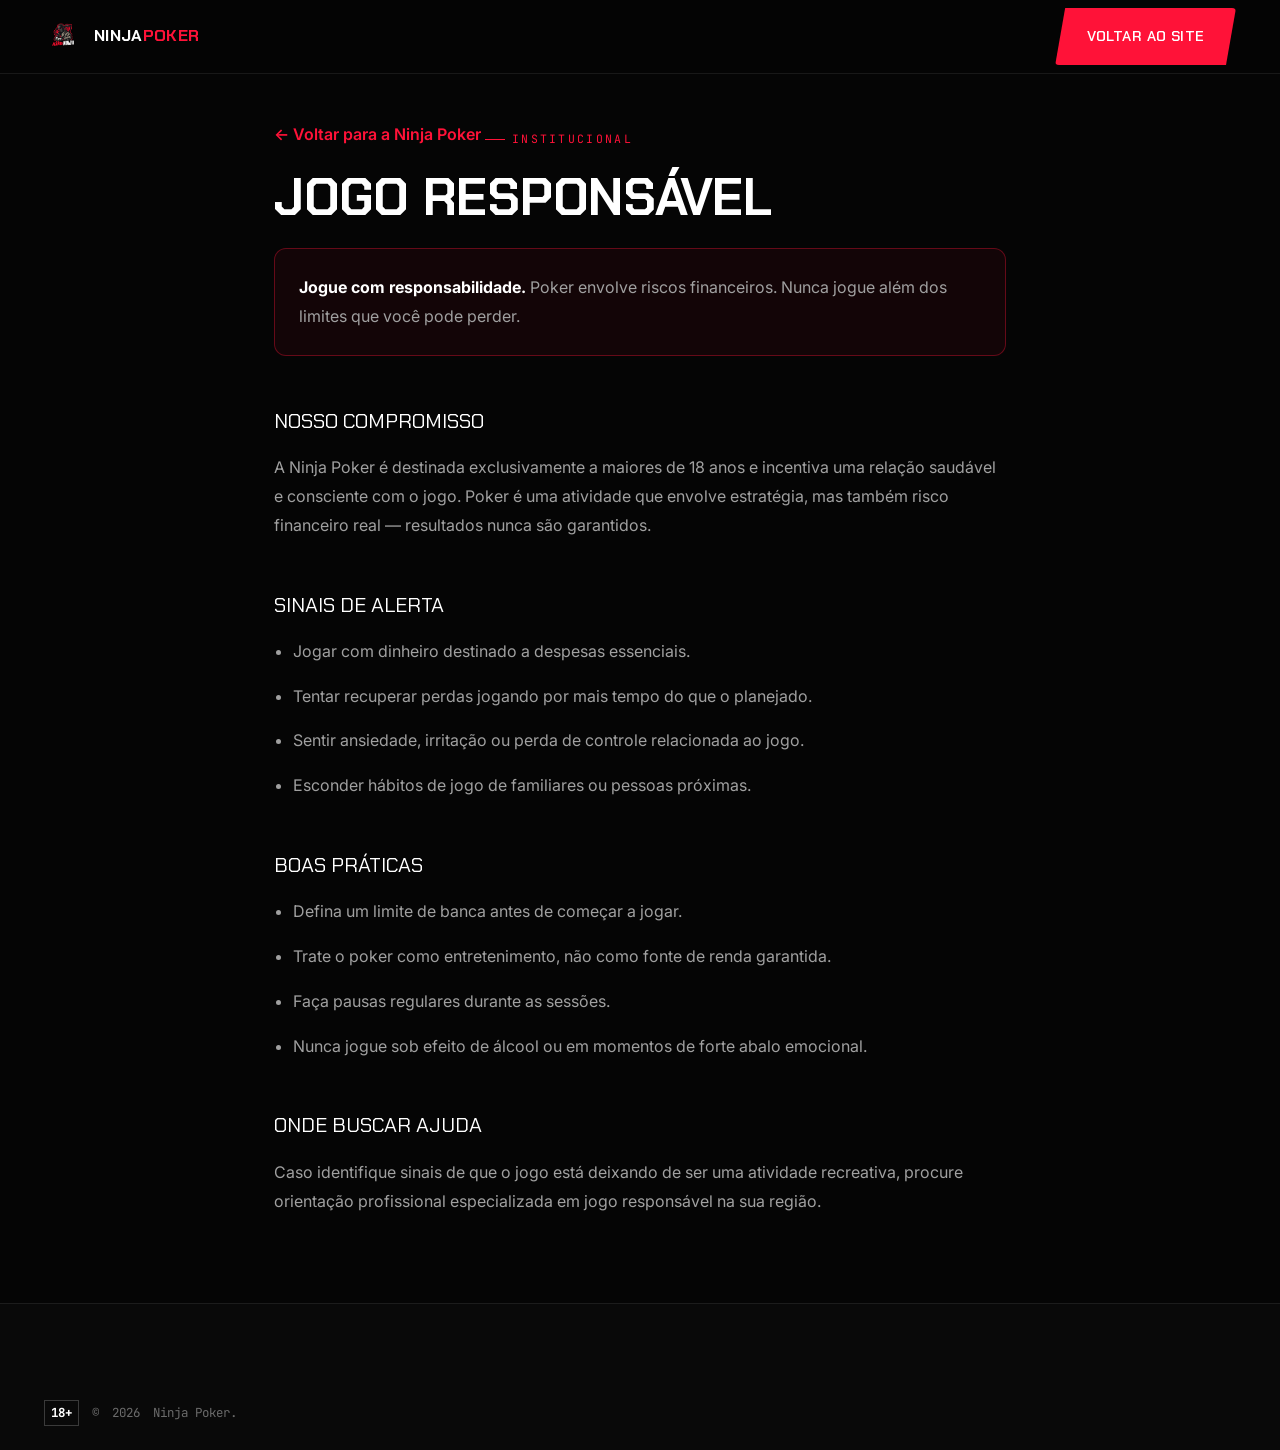
<file: legal/jogo-responsavel.html>
<!DOCTYPE html>
<html lang="pt-BR">
<head>
<meta charset="UTF-8" />
<meta name="viewport" content="width=device-width, initial-scale=1" />
<title>Jogo Responsável | Ninja Poker</title>
<meta name="robots" content="noindex, follow" />
<link rel="icon" type="image/png" href="../assets/favicon-32.png" />
<link rel="preconnect" href="https://fonts.googleapis.com" />
<link rel="preconnect" href="https://fonts.gstatic.com" crossorigin />
<link href="https://fonts.googleapis.com/css2?family=Chakra+Petch:wght@500;600;700&family=Inter:wght@400;500;600;700;800&family=JetBrains+Mono:wght@400;500;700&display=swap" rel="stylesheet" />
<link rel="stylesheet" href="../css/style.css" />
<style>
  .legal-page { padding-top: calc(var(--header-h) + var(--space-5)); padding-bottom: var(--space-6); max-width: 780px; }
  .legal-page h1 { margin-bottom: var(--space-2); }
  .legal-page h2 { font-family: var(--font-display); text-transform: uppercase; font-weight: 400; font-size: 1.3rem; margin: var(--space-5) 0 var(--space-2); }
  .legal-page p, .legal-page li { color: var(--gray-300); line-height: 1.8; margin-bottom: 1rem; }
  .legal-page ul { padding-left: 1.2rem; list-style: disc; }
  .back-link { display:inline-flex; align-items:center; gap:.5rem; margin-bottom: var(--space-3); color: var(--red-500); font-weight:600; }
  .alert-box { border: 1px solid rgba(255,18,56,0.35); background: rgba(255,18,56,0.06); border-radius: var(--radius-md); padding: var(--space-3); margin: var(--space-3) 0; }
</style>
</head>
<body>
<header class="site-header is-scrolled">
  <div class="container">
    <a href="../index.html#inicio" class="brand">
      <img src="../assets/logo-ninja-poker-trimmed.webp" alt="Ninja Poker" width="42" height="42" />
      <span class="brand-wordmark">NINJA<span>POKER</span></span>
    </a>
    <nav class="nav-desktop">
      <a class="btn btn-primary" href="../index.html#faq">Voltar ao site</a>
    </nav>
  </div>
</header>

<main class="container legal-page">
  <a class="back-link" href="../index.html">&larr; Voltar para a Ninja Poker</a>
  <span class="eyebrow">Institucional</span>
  <h1 class="display-lg">Jogo Responsável</h1>

  <div class="alert-box">
    <p style="margin:0;"><strong style="color:var(--white);">Jogue com responsabilidade.</strong> Poker envolve riscos financeiros. Nunca jogue além dos limites que você pode perder.</p>
  </div>

  <h2>Nosso compromisso</h2>
  <p>A Ninja Poker é destinada exclusivamente a maiores de 18 anos e incentiva uma relação saudável e consciente com o jogo. Poker é uma atividade que envolve estratégia, mas também risco financeiro real — resultados nunca são garantidos.</p>

  <h2>Sinais de alerta</h2>
  <ul>
    <li>Jogar com dinheiro destinado a despesas essenciais.</li>
    <li>Tentar recuperar perdas jogando por mais tempo do que o planejado.</li>
    <li>Sentir ansiedade, irritação ou perda de controle relacionada ao jogo.</li>
    <li>Esconder hábitos de jogo de familiares ou pessoas próximas.</li>
  </ul>

  <h2>Boas práticas</h2>
  <ul>
    <li>Defina um limite de banca antes de começar a jogar.</li>
    <li>Trate o poker como entretenimento, não como fonte de renda garantida.</li>
    <li>Faça pausas regulares durante as sessões.</li>
    <li>Nunca jogue sob efeito de álcool ou em momentos de forte abalo emocional.</li>
  </ul>

  <h2>Onde buscar ajuda</h2>
  <p>Caso identifique sinais de que o jogo está deixando de ser uma atividade recreativa, procure orientação profissional especializada em jogo responsável na sua região.</p>
</main>

<footer class="site-footer">
  <div class="container footer-bottom">
    <span class="footer-meta"><span class="age-badge">18+</span> © <span id="footer-year"></span> Ninja Poker.</span>
  </div>
</footer>
<script>document.getElementById("footer-year").textContent = new Date().getFullYear();</script>
</body>
</html>
</file>
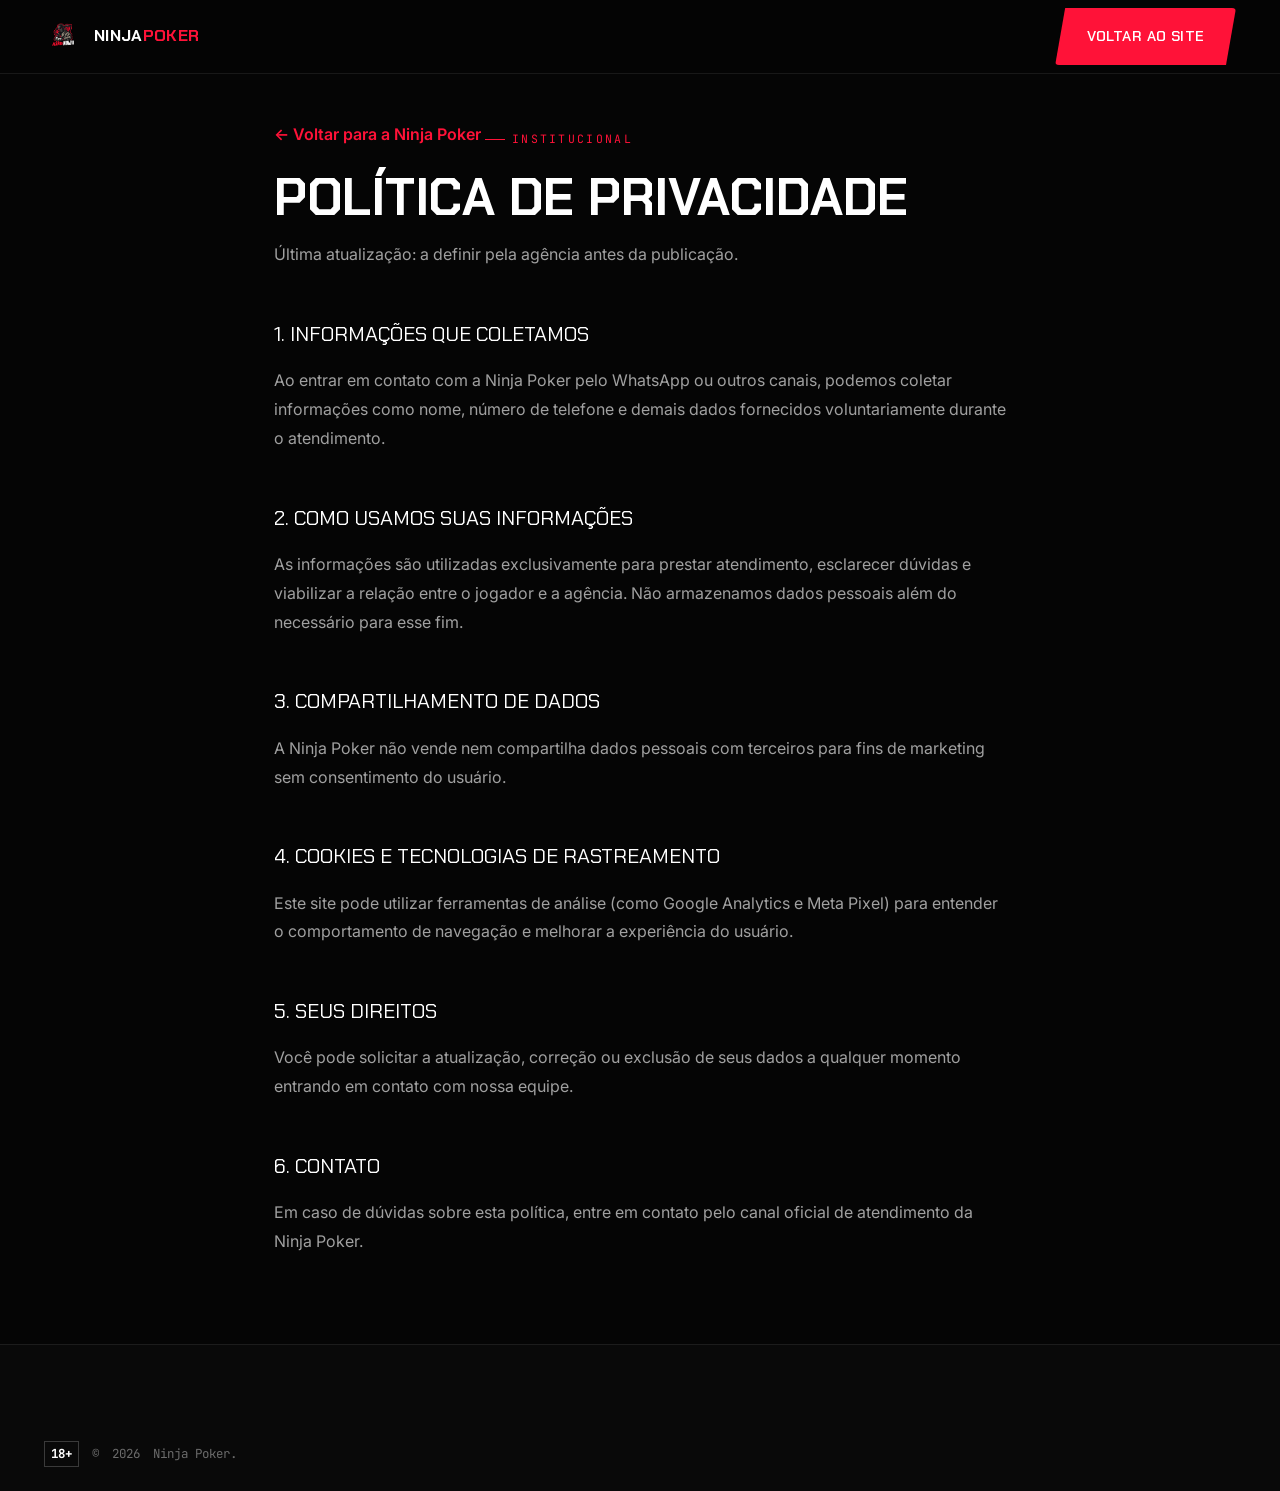
<file: legal/politica-de-privacidade.html>
<!DOCTYPE html>
<html lang="pt-BR">
<head>
<meta charset="UTF-8" />
<meta name="viewport" content="width=device-width, initial-scale=1" />
<title>Política de Privacidade | Ninja Poker</title>
<meta name="robots" content="noindex, follow" />
<link rel="icon" type="image/png" href="../assets/favicon-32.png" />
<link rel="preconnect" href="https://fonts.googleapis.com" />
<link rel="preconnect" href="https://fonts.gstatic.com" crossorigin />
<link href="https://fonts.googleapis.com/css2?family=Chakra+Petch:wght@500;600;700&family=Inter:wght@400;500;600;700;800&family=JetBrains+Mono:wght@400;500;700&display=swap" rel="stylesheet" />
<link rel="stylesheet" href="../css/style.css" />
<style>
  .legal-page { padding-top: calc(var(--header-h) + var(--space-5)); padding-bottom: var(--space-6); max-width: 780px; }
  .legal-page h1 { margin-bottom: var(--space-2); }
  .legal-page h2 { font-family: var(--font-display); text-transform: uppercase; font-weight: 400; font-size: 1.3rem; margin: var(--space-5) 0 var(--space-2); }
  .legal-page p, .legal-page li { color: var(--gray-300); line-height: 1.8; margin-bottom: 1rem; }
  .legal-page ul { padding-left: 1.2rem; list-style: disc; }
  .back-link { display:inline-flex; align-items:center; gap:.5rem; margin-bottom: var(--space-3); color: var(--red-500); font-weight:600; }
</style>
</head>
<body>
<header class="site-header is-scrolled">
  <div class="container">
    <a href="../index.html#inicio" class="brand">
      <img src="../assets/logo-ninja-poker-trimmed.webp" alt="Ninja Poker" width="42" height="42" />
      <span class="brand-wordmark">NINJA<span>POKER</span></span>
    </a>
    <nav class="nav-desktop">
      <a class="btn btn-primary" href="../index.html#faq">Voltar ao site</a>
    </nav>
  </div>
</header>

<main class="container legal-page">
  <a class="back-link" href="../index.html">&larr; Voltar para a Ninja Poker</a>
  <span class="eyebrow">Institucional</span>
  <h1 class="display-lg">Política de Privacidade</h1>
  <p>Última atualização: a definir pela agência antes da publicação.</p>

  <h2>1. Informações que coletamos</h2>
  <p>Ao entrar em contato com a Ninja Poker pelo WhatsApp ou outros canais, podemos coletar informações como nome, número de telefone e demais dados fornecidos voluntariamente durante o atendimento.</p>

  <h2>2. Como usamos suas informações</h2>
  <p>As informações são utilizadas exclusivamente para prestar atendimento, esclarecer dúvidas e viabilizar a relação entre o jogador e a agência. Não armazenamos dados pessoais além do necessário para esse fim.</p>

  <h2>3. Compartilhamento de dados</h2>
  <p>A Ninja Poker não vende nem compartilha dados pessoais com terceiros para fins de marketing sem consentimento do usuário.</p>

  <h2>4. Cookies e tecnologias de rastreamento</h2>
  <p>Este site pode utilizar ferramentas de análise (como Google Analytics e Meta Pixel) para entender o comportamento de navegação e melhorar a experiência do usuário.</p>

  <h2>5. Seus direitos</h2>
  <p>Você pode solicitar a atualização, correção ou exclusão de seus dados a qualquer momento entrando em contato com nossa equipe.</p>

  <h2>6. Contato</h2>
  <p>Em caso de dúvidas sobre esta política, entre em contato pelo canal oficial de atendimento da Ninja Poker.</p>
</main>

<footer class="site-footer">
  <div class="container footer-bottom">
    <span class="footer-meta"><span class="age-badge">18+</span> © <span id="footer-year"></span> Ninja Poker.</span>
  </div>
</footer>
<script>document.getElementById("footer-year").textContent = new Date().getFullYear();</script>
</body>
</html>
</file>
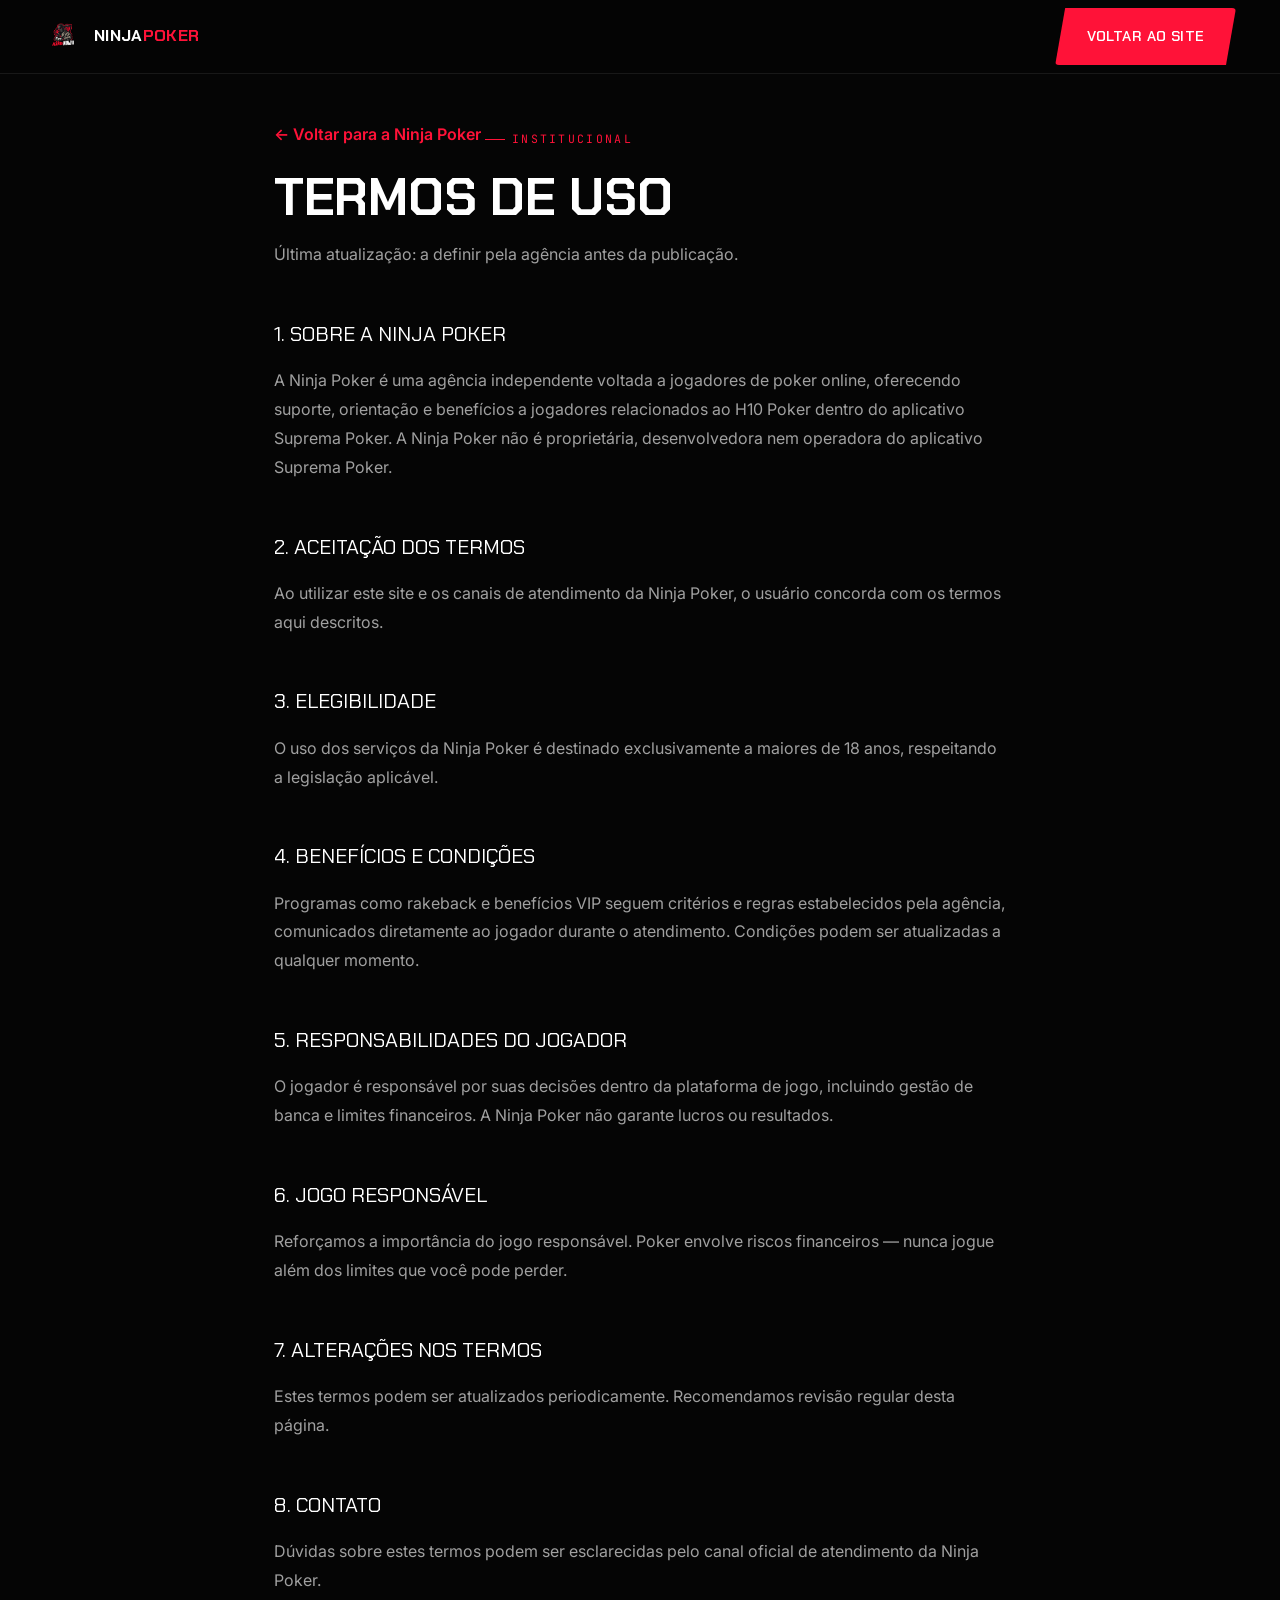
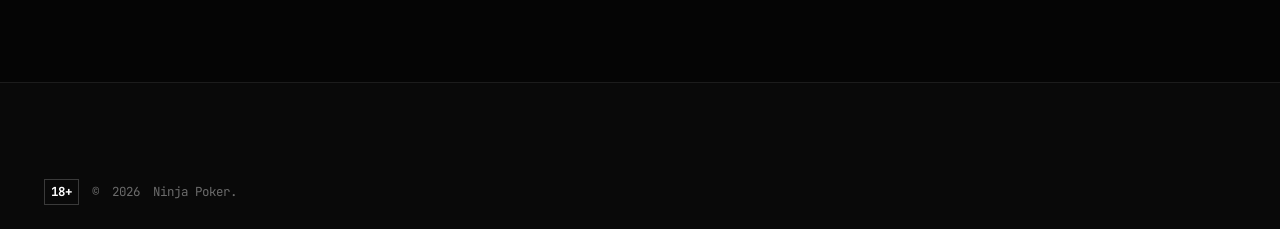
<file: legal/termos-de-uso.html>
<!DOCTYPE html>
<html lang="pt-BR">
<head>
<meta charset="UTF-8" />
<meta name="viewport" content="width=device-width, initial-scale=1" />
<title>Termos de Uso | Ninja Poker</title>
<meta name="robots" content="noindex, follow" />
<link rel="icon" type="image/png" href="../assets/favicon-32.png" />
<link rel="preconnect" href="https://fonts.googleapis.com" />
<link rel="preconnect" href="https://fonts.gstatic.com" crossorigin />
<link href="https://fonts.googleapis.com/css2?family=Chakra+Petch:wght@500;600;700&family=Inter:wght@400;500;600;700;800&family=JetBrains+Mono:wght@400;500;700&display=swap" rel="stylesheet" />
<link rel="stylesheet" href="../css/style.css" />
<style>
  .legal-page { padding-top: calc(var(--header-h) + var(--space-5)); padding-bottom: var(--space-6); max-width: 780px; }
  .legal-page h1 { margin-bottom: var(--space-2); }
  .legal-page h2 { font-family: var(--font-display); text-transform: uppercase; font-weight: 400; font-size: 1.3rem; margin: var(--space-5) 0 var(--space-2); }
  .legal-page p, .legal-page li { color: var(--gray-300); line-height: 1.8; margin-bottom: 1rem; }
  .legal-page ul { padding-left: 1.2rem; list-style: disc; }
  .back-link { display:inline-flex; align-items:center; gap:.5rem; margin-bottom: var(--space-3); color: var(--red-500); font-weight:600; }
</style>
</head>
<body>
<header class="site-header is-scrolled">
  <div class="container">
    <a href="../index.html#inicio" class="brand">
      <img src="../assets/logo-ninja-poker-trimmed.webp" alt="Ninja Poker" width="42" height="42" />
      <span class="brand-wordmark">NINJA<span>POKER</span></span>
    </a>
    <nav class="nav-desktop">
      <a class="btn btn-primary" href="../index.html#faq">Voltar ao site</a>
    </nav>
  </div>
</header>

<main class="container legal-page">
  <a class="back-link" href="../index.html">&larr; Voltar para a Ninja Poker</a>
  <span class="eyebrow">Institucional</span>
  <h1 class="display-lg">Termos de Uso</h1>
  <p>Última atualização: a definir pela agência antes da publicação.</p>

  <h2>1. Sobre a Ninja Poker</h2>
  <p>A Ninja Poker é uma agência independente voltada a jogadores de poker online, oferecendo suporte, orientação e benefícios a jogadores relacionados ao H10 Poker dentro do aplicativo Suprema Poker. A Ninja Poker não é proprietária, desenvolvedora nem operadora do aplicativo Suprema Poker.</p>

  <h2>2. Aceitação dos termos</h2>
  <p>Ao utilizar este site e os canais de atendimento da Ninja Poker, o usuário concorda com os termos aqui descritos.</p>

  <h2>3. Elegibilidade</h2>
  <p>O uso dos serviços da Ninja Poker é destinado exclusivamente a maiores de 18 anos, respeitando a legislação aplicável.</p>

  <h2>4. Benefícios e condições</h2>
  <p>Programas como rakeback e benefícios VIP seguem critérios e regras estabelecidos pela agência, comunicados diretamente ao jogador durante o atendimento. Condições podem ser atualizadas a qualquer momento.</p>

  <h2>5. Responsabilidades do jogador</h2>
  <p>O jogador é responsável por suas decisões dentro da plataforma de jogo, incluindo gestão de banca e limites financeiros. A Ninja Poker não garante lucros ou resultados.</p>

  <h2>6. Jogo responsável</h2>
  <p>Reforçamos a importância do jogo responsável. Poker envolve riscos financeiros — nunca jogue além dos limites que você pode perder.</p>

  <h2>7. Alterações nos termos</h2>
  <p>Estes termos podem ser atualizados periodicamente. Recomendamos revisão regular desta página.</p>

  <h2>8. Contato</h2>
  <p>Dúvidas sobre estes termos podem ser esclarecidas pelo canal oficial de atendimento da Ninja Poker.</p>
</main>

<footer class="site-footer">
  <div class="container footer-bottom">
    <span class="footer-meta"><span class="age-badge">18+</span> © <span id="footer-year"></span> Ninja Poker.</span>
  </div>
</footer>
<script>document.getElementById("footer-year").textContent = new Date().getFullYear();</script>
</body>
</html>
</file>
<file: css/style.css>
/* ============================================================
   NINJA POKER — DESIGN SYSTEM v2
   Conceito: "SALA DE OPERAÇÕES NINJA"
   A página se comporta como um painel tático: escuridão que se
   revela sob o corte do cursor, texto que se decodifica ao
   carregar, dados em leitura HUD, cortes diagonais entre seções.
   ============================================================ */

:root {
  /* ---- Cor: base ---- */
  --black-950: #050505;
  --black-900: #090909;
  --black-800: #111111;
  --gray-800: #161616;
  --gray-700: #202020;
  --gray-600: #2b2b2b;
  --gray-500: #454545;
  --gray-400: #6b6b6b;
  --gray-300: #a0a0a0;
  --white: #ffffff;

  /* ---- Cor: ação (vermelho ninja) ---- */
  --red-500: #ff1238;
  --red-600: #e5092f;
  --red-700: #b10826;
  --red-400: #ff4d68;
  --red-glow: rgba(255, 18, 56, 0.35);
  --red-glow-soft: rgba(255, 18, 56, 0.14);
  --red-glow-faint: rgba(255, 18, 56, 0.06);

  /* ---- Tipografia ---- */
  --font-display: "Chakra Petch", "Inter", sans-serif;
  --font-body: "Inter", -apple-system, BlinkMacSystemFont, "Segoe UI", sans-serif;
  --font-mono: "JetBrains Mono", "SFMono-Regular", Menlo, monospace;

  /* ---- Espaçamento ---- */
  --space-1: 0.5rem;
  --space-2: 1rem;
  --space-3: 1.5rem;
  --space-4: 2rem;
  --space-5: 3rem;
  --space-6: 4.5rem;
  --space-7: 7.5rem;

  /* ---- Layout ---- */
  --container-max: 1240px;
  --radius-sm: 6px;
  --radius-md: 12px;
  --radius-lg: 20px;
  --border-hairline: 1px solid rgba(255, 255, 255, 0.08);
  --border-hairline-strong: 1px solid rgba(255, 255, 255, 0.16);
  --border-red: 1px solid rgba(255, 18, 56, 0.3);

  /* ---- Motion ---- */
  --ease-premium: cubic-bezier(0.16, 1, 0.3, 1);
  --ease-out-quart: cubic-bezier(0.25, 1, 0.5, 1);
  --dur-fast: 180ms;
  --dur-med: 340ms;
  --dur-slow: 700ms;

  --header-h: 74px;

  /* ---- Cursor tracking (atualizado via JS) ---- */
  --mx: 50vw;
  --my: 50vh;
}

/* ============================================================
   RESET
   ============================================================ */
*, *::before, *::after { box-sizing: border-box; }

html { scroll-behavior: smooth; -webkit-text-size-adjust: 100%; }

@media (prefers-reduced-motion: reduce) {
  html { scroll-behavior: auto; }
  *, *::before, *::after {
    animation-duration: 0.01ms !important;
    animation-iteration-count: 1 !important;
    transition-duration: 0.01ms !important;
    scroll-behavior: auto !important;
  }
}

body {
  margin: 0;
  background: var(--black-950);
  color: var(--white);
  font-family: var(--font-body);
  font-size: 16px;
  line-height: 1.6;
  -webkit-font-smoothing: antialiased;
  overflow-x: hidden;
}

/* O cursor customizado só oculta o cursor nativo depois que o JS confirma
   suporte (ponteiro fino) e injeta esta classe — páginas sem script.js
   (ex.: institucionais) mantêm o cursor padrão do sistema. */
body.ninja-cursor-active {
  cursor: none;
}

@media (pointer: coarse), (hover: none) {
  body.ninja-cursor-active { cursor: auto; }
}

img { max-width: 100%; display: block; }
a { color: inherit; text-decoration: none; }
ul { margin: 0; padding: 0; list-style: none; }
button { font-family: inherit; cursor: pointer; }
h1, h2, h3, h4, p { margin: 0; }

:focus-visible {
  outline: 2px solid var(--red-500);
  outline-offset: 3px;
  border-radius: 4px;
}

.container {
  max-width: var(--container-max);
  margin: 0 auto;
  padding: 0 var(--space-3);
}

@media (max-width: 640px) {
  .container { padding: 0 var(--space-2); }
}

section { position: relative; }

/* ============================================================
   AMBIENT LAYERS — grão de filme + glow que segue o cursor
   ============================================================ */
.grain-overlay {
  position: fixed;
  inset: 0;
  z-index: 998;
  pointer-events: none;
  opacity: 0.05;
  mix-blend-mode: overlay;
  background-image: url("data:image/svg+xml,%3Csvg xmlns='http://www.w3.org/2000/svg' width='120' height='120'%3E%3Cfilter id='n'%3E%3CfeTurbulence type='fractalNoise' baseFrequency='0.9' numOctaves='2' stitchTiles='stitch'/%3E%3C/filter%3E%3Crect width='100%25' height='100%25' filter='url(%23n)'/%3E%3C/svg%3E");
}

.cursor-glow {
  position: fixed;
  inset: 0;
  z-index: 5;
  pointer-events: none;
  background: radial-gradient(480px circle at var(--mx) var(--my), var(--red-glow-faint), transparent 60%);
}

/* Custom cursor (desktop only) */
.ninja-cursor {
  position: fixed;
  top: 0;
  left: 0;
  width: 26px;
  height: 26px;
  border: 1px solid rgba(255, 18, 56, 0.7);
  border-radius: 50%;
  pointer-events: none;
  z-index: 999;
  transform: translate(-50%, -50%);
  transition: width var(--dur-fast) var(--ease-premium), height var(--dur-fast) var(--ease-premium),
    border-color var(--dur-fast) var(--ease-premium), background var(--dur-fast) var(--ease-premium);
  mix-blend-mode: difference;
}

.ninja-cursor::after {
  content: "";
  position: absolute;
  top: 50%;
  left: 50%;
  width: 3px;
  height: 3px;
  background: var(--red-500);
  border-radius: 50%;
  transform: translate(-50%, -50%);
}

.ninja-cursor.is-hover {
  width: 52px;
  height: 52px;
  border-color: var(--red-500);
  background: rgba(255, 18, 56, 0.08);
}

@media (pointer: coarse), (hover: none) {
  .ninja-cursor, .cursor-glow { display: none; }
}

/* ============================================================
   TYPE SCALE
   ============================================================ */
.eyebrow {
  font-family: var(--font-mono);
  font-size: 0.72rem;
  letter-spacing: 0.2em;
  text-transform: uppercase;
  color: var(--red-500);
  display: inline-flex;
  align-items: center;
  gap: 0.6em;
}

.eyebrow::before {
  content: "";
  width: 20px;
  height: 1px;
  background: var(--red-500);
  display: inline-block;
}

.eyebrow .blink {
  display: inline-block;
  width: 6px;
  height: 6px;
  border-radius: 50%;
  background: var(--red-500);
  box-shadow: 0 0 6px 1px var(--red-glow);
  animation: blink-dot 1.6s ease-in-out infinite;
}

@keyframes blink-dot {
  0%, 100% { opacity: 1; }
  50% { opacity: 0.25; }
}

.display-xl {
  font-family: var(--font-display);
  font-weight: 700;
  text-transform: uppercase;
  line-height: 0.98;
  letter-spacing: -0.01em;
  font-size: clamp(2.5rem, 6.2vw, 5.2rem);
}

.display-lg {
  font-family: var(--font-display);
  font-weight: 700;
  text-transform: uppercase;
  line-height: 1.03;
  letter-spacing: -0.005em;
  font-size: clamp(2rem, 4.2vw, 3.2rem);
}

.display-md {
  font-family: var(--font-display);
  font-weight: 600;
  text-transform: uppercase;
  line-height: 1.1;
  font-size: clamp(1.4rem, 2.4vw, 1.9rem);
}

.text-lede {
  font-size: clamp(1rem, 1.6vw, 1.18rem);
  color: var(--gray-300);
  line-height: 1.7;
  max-width: 46ch;
}

.text-body { color: var(--gray-300); line-height: 1.7; }
.text-accent { color: var(--red-500); }

/* Decrypt text (efeito de decodificação no load) */
.decrypt-char { display: inline-block; }
.decrypt-char.is-scrambling { color: var(--gray-400); }

/* ============================================================
   SIGNATURE — KATANA CUT DIVIDER
   Corte diagonal entre seções, referência direta à lâmina ninja.
   ============================================================ */
.cut-divider {
  position: relative;
  height: 64px;
  margin-top: -1px;
  overflow: hidden;
  pointer-events: none;
}

.cut-divider svg { width: 100%; height: 100%; display: block; }

@media (max-width: 700px) {
  .cut-divider { height: 34px; }
}

/* ============================================================
   BUTTON COMPONENT
   ============================================================ */
.btn {
  display: inline-flex;
  align-items: center;
  justify-content: center;
  gap: 0.6em;
  font-family: var(--font-display);
  font-weight: 600;
  font-size: 0.9rem;
  letter-spacing: 0.03em;
  text-transform: uppercase;
  padding: 1rem 1.9rem;
  border-radius: 4px;
  border: 1px solid transparent;
  position: relative;
  overflow: hidden;
  transition: transform var(--dur-fast) var(--ease-premium),
    box-shadow var(--dur-fast) var(--ease-premium),
    border-color var(--dur-fast) var(--ease-premium);
  white-space: nowrap;
}

.btn-primary {
  background: var(--red-500);
  color: var(--white);
  box-shadow: 0 8px 24px -8px var(--red-glow);
  clip-path: polygon(10px 0, 100% 0, calc(100% - 10px) 100%, 0 100%);
}

.btn-primary::before {
  content: "";
  position: absolute;
  inset: 0;
  background: linear-gradient(100deg, transparent 30%, rgba(255, 255, 255, 0.35) 45%, transparent 60%);
  transform: translateX(-120%);
  transition: transform var(--dur-slow) var(--ease-out-quart);
}

.btn-primary:hover::before { transform: translateX(120%); }

.btn-primary:hover {
  transform: translateY(-2px);
  box-shadow: 0 14px 34px -8px var(--red-glow);
}

.btn-primary:active { transform: translateY(0); }

.btn-ghost {
  background: transparent;
  color: var(--white);
  border-color: rgba(255, 255, 255, 0.18);
  clip-path: polygon(10px 0, 100% 0, calc(100% - 10px) 100%, 0 100%);
}

.btn-ghost:hover {
  border-color: var(--red-500);
  background: rgba(255, 18, 56, 0.06);
  transform: translateY(-2px);
}

.btn-lg { padding: 1.2rem 2.5rem; font-size: 0.98rem; }
.btn-block { width: 100%; }
.btn-icon { width: 1.1em; height: 1.1em; flex-shrink: 0; }

/* ============================================================
   BADGE
   ============================================================ */
.badge {
  display: inline-flex;
  align-items: center;
  gap: 0.5em;
  font-family: var(--font-mono);
  font-size: 0.68rem;
  letter-spacing: 0.1em;
  text-transform: uppercase;
  color: var(--gray-300);
  padding: 0.5em 0.9em;
  border: var(--border-hairline);
  background: rgba(255, 255, 255, 0.02);
}

.badge .dot {
  width: 6px; height: 6px; border-radius: 50%;
  background: var(--red-500);
  box-shadow: 0 0 8px 1px var(--red-glow);
}

/* ============================================================
   SECTION TITLE
   ============================================================ */
.section-title {
  display: flex;
  flex-direction: column;
  gap: var(--space-2);
  margin-bottom: var(--space-5);
}

.section-title--center {
  align-items: center;
  text-align: center;
  margin-left: auto;
  margin-right: auto;
}

.section-title .text-lede { max-width: 56ch; }
.section-title--center .text-lede { margin: 0 auto; }

/* ============================================================
   CARD — com tilt 3D via JS (--rx/--ry) e brilho de "carta virada"
   ============================================================ */
.tilt-stage { perspective: 1000px; }

.card {
  background: linear-gradient(180deg, rgba(255, 255, 255, 0.025), rgba(255, 255, 255, 0));
  border: var(--border-hairline);
  border-radius: var(--radius-md);
  padding: var(--space-4);
  position: relative;
  transform: rotateX(var(--ry, 0deg)) rotateY(var(--rx, 0deg)) translateZ(0);
  transform-style: preserve-3d;
  transition: transform var(--dur-med) var(--ease-out-quart),
    border-color var(--dur-med) var(--ease-premium),
    box-shadow var(--dur-med) var(--ease-premium);
  overflow: hidden;
}

.card::after {
  content: "";
  position: absolute;
  inset: 0;
  background: radial-gradient(220px circle at var(--px, 50%) var(--py, 50%), rgba(255, 18, 56, 0.14), transparent 60%);
  opacity: 0;
  transition: opacity var(--dur-med) var(--ease-premium);
  pointer-events: none;
}

.card:hover {
  border-color: rgba(255, 18, 56, 0.4);
  box-shadow: 0 24px 46px -22px rgba(255, 18, 56, 0.4);
}

.card:hover::after { opacity: 1; }

.card-icon {
  width: 44px; height: 44px;
  border-radius: var(--radius-sm);
  display: grid; place-items: center;
  background: rgba(255, 18, 56, 0.08);
  border: 1px solid rgba(255, 18, 56, 0.22);
  color: var(--red-500);
  margin-bottom: var(--space-3);
  transition: transform var(--dur-med) var(--ease-premium);
}

.card:hover .card-icon { transform: translate(2px, -2px) rotate(-4deg); }
.card-icon svg { width: 21px; height: 21px; }

.card h3 {
  font-family: var(--font-display);
  font-weight: 700;
  text-transform: uppercase;
  font-size: 1.08rem;
  letter-spacing: 0.01em;
  margin-bottom: 0.6rem;
}

.card p { color: var(--gray-300); font-size: 0.92rem; line-height: 1.65; }

.card-index {
  position: absolute;
  top: var(--space-3);
  right: var(--space-3);
  font-family: var(--font-mono);
  font-size: 0.68rem;
  color: var(--gray-500);
  letter-spacing: 0.05em;
}

/* ============================================================
   HEADER
   ============================================================ */
.site-header {
  position: fixed;
  top: 0; left: 0; right: 0;
  z-index: 100;
  height: var(--header-h);
  display: flex;
  align-items: center;
  border-bottom: 1px solid transparent;
  background: transparent;
  transition: background var(--dur-med) var(--ease-premium),
    border-color var(--dur-med) var(--ease-premium),
    backdrop-filter var(--dur-med) var(--ease-premium);
}

.site-header.is-scrolled {
  background: rgba(5, 5, 5, 0.82);
  backdrop-filter: blur(14px) saturate(140%);
  -webkit-backdrop-filter: blur(14px) saturate(140%);
  border-bottom: 1px solid rgba(255, 255, 255, 0.08);
}

.site-header .container {
  display: flex; align-items: center; justify-content: space-between; width: 100%;
}

.brand { display: flex; align-items: center; gap: 0.65rem; }
.brand img { height: 40px; width: auto; }

.brand-wordmark {
  font-family: var(--font-display);
  font-weight: 700;
  font-size: 1.02rem;
  letter-spacing: 0.02em;
  text-transform: uppercase;
  line-height: 1;
}

.brand-wordmark span { color: var(--red-500); }

.nav-desktop { display: flex; align-items: center; gap: var(--space-5); }
.nav-links { display: flex; gap: var(--space-4); }

.nav-links a {
  font-family: var(--font-mono);
  font-size: 0.8rem;
  letter-spacing: 0.04em;
  text-transform: uppercase;
  font-weight: 500;
  color: var(--gray-300);
  position: relative;
  padding: 0.4rem 0;
  transition: color var(--dur-fast) var(--ease-premium);
}

.nav-links a::before {
  content: "";
  position: absolute;
  left: -14px; top: 50%;
  width: 5px; height: 5px;
  background: var(--red-500);
  transform: translateY(-50%) scale(0);
  transition: transform var(--dur-fast) var(--ease-premium);
}

.nav-links a:hover { color: var(--white); }
.nav-links a:hover::before { transform: translateY(-50%) scale(1); }

.nav-toggle {
  display: none;
  background: transparent;
  border: 1px solid rgba(255, 255, 255, 0.14);
  width: 44px; height: 44px;
  align-items: center; justify-content: center;
  color: var(--white);
}

.nav-toggle svg { width: 22px; height: 22px; }

.nav-mobile {
  position: fixed;
  inset: 0;
  top: var(--header-h);
  background: rgba(5, 5, 5, 0.98);
  backdrop-filter: blur(10px);
  z-index: 99;
  padding: var(--space-4) var(--space-3) var(--space-5);
  display: flex; flex-direction: column; gap: var(--space-4);
  transform: translateY(-8px);
  opacity: 0;
  pointer-events: none;
  transition: opacity var(--dur-med) var(--ease-premium), transform var(--dur-med) var(--ease-premium);
}

.nav-mobile.is-open { opacity: 1; transform: translateY(0); pointer-events: auto; }

.nav-mobile a {
  font-family: var(--font-display);
  font-weight: 700;
  text-transform: uppercase;
  font-size: 1.5rem;
  padding: 0.5rem 0;
  border-bottom: var(--border-hairline);
}

@media (max-width: 900px) {
  .nav-desktop { display: none; }
  .nav-toggle { display: inline-flex; }
}

/* ============================================================
   HERO — "SALA DE OPERAÇÕES"
   ============================================================ */
.hero {
  position: relative;
  min-height: 100svh;
  display: flex;
  align-items: center;
  padding-top: calc(var(--header-h) + var(--space-4));
  padding-bottom: var(--space-6);
  background: var(--black-950);
  overflow: hidden;
}

.hero-scanlines {
  position: absolute;
  inset: 0;
  z-index: 0;
  pointer-events: none;
  background: repeating-linear-gradient(
    to bottom,
    rgba(255, 255, 255, 0.012) 0px,
    rgba(255, 255, 255, 0.012) 1px,
    transparent 1px,
    transparent 3px
  );
  opacity: 0.5;
}

.hero-grid-lines {
  position: absolute;
  inset: 0;
  z-index: 0;
  background-image: linear-gradient(rgba(255, 255, 255, 0.03) 1px, transparent 1px),
    linear-gradient(90deg, rgba(255, 255, 255, 0.03) 1px, transparent 1px);
  background-size: 56px 56px;
  mask-image: radial-gradient(70% 70% at 50% 35%, black, transparent);
}

/* Camada "revelada pelo corte" do cursor — o coração do efeito assinatura */
.hero-reveal-layer {
  position: absolute;
  inset: 0;
  z-index: 1;
  pointer-events: none;
  background:
    radial-gradient(1px 1px at 20% 30%, rgba(255,255,255,0.4) 0, transparent 60%),
    repeating-linear-gradient(115deg, rgba(255, 18, 56, 0.16) 0px, rgba(255, 18, 56, 0.16) 1px, transparent 1px, transparent 34px),
    radial-gradient(circle at 30% 70%, rgba(255,18,56,0.25), transparent 55%);
  -webkit-mask-image: radial-gradient(240px circle at var(--mx) var(--my), black 0%, transparent 75%);
  mask-image: radial-gradient(240px circle at var(--mx) var(--my), black 0%, transparent 75%);
}

.hero-corner-hud {
  position: absolute;
  z-index: 2;
  font-family: var(--font-mono);
  font-size: 0.65rem;
  letter-spacing: 0.1em;
  text-transform: uppercase;
  color: var(--gray-500);
  display: flex;
  align-items: center;
  gap: 0.5em;
  pointer-events: none;
}

.hero-corner-hud.tl { top: calc(var(--header-h) + 1.2rem); left: var(--space-3); }
.hero-corner-hud.tr { top: calc(var(--header-h) + 1.2rem); right: var(--space-3); }
.hero-corner-hud.bl { bottom: 1.4rem; left: var(--space-3); }
.hero-corner-hud.br { bottom: 1.4rem; right: var(--space-3); }

.hero-corner-hud .dot { width: 5px; height: 5px; border-radius: 50%; background: var(--red-500); box-shadow: 0 0 6px 1px var(--red-glow); animation: blink-dot 1.6s ease-in-out infinite; }

@media (max-width: 900px) {
  .hero-corner-hud { display: none; }
}

.hero .container {
  position: relative;
  z-index: 2;
  display: grid;
  grid-template-columns: 1.05fr 0.95fr;
  gap: var(--space-5);
  align-items: center;
}

.hero-copy .eyebrow { margin-bottom: var(--space-3); }
.hero-copy h1 { margin-bottom: var(--space-3); min-height: 3.4em; }
.hero-copy .text-lede { margin-bottom: var(--space-4); }

.hero-ctas { display: flex; flex-wrap: wrap; gap: 1rem; margin-bottom: var(--space-4); }

.hero-indicators {
  display: flex; flex-wrap: wrap; gap: 0.5rem 1.4rem;
  font-family: var(--font-mono); font-size: 0.7rem;
  letter-spacing: 0.08em; text-transform: uppercase; color: var(--gray-400);
}

.hero-indicators span { display: inline-flex; align-items: center; gap: 0.5em; }
.hero-indicators span::before { content: ""; width: 4px; height: 4px; background: var(--red-500); }

.hero-visual { position: relative; display: flex; align-items: center; justify-content: center; }

.hero-visual-ring {
  position: absolute;
  width: 94%; aspect-ratio: 1;
  border-radius: 50%;
  border: 1px dashed rgba(255, 18, 56, 0.22);
  animation: spin-slow 44s linear infinite;
}

.hero-visual-ring--inner { width: 76%; border-color: rgba(255, 255, 255, 0.08); animation-duration: 32s; animation-direction: reverse; }

@keyframes spin-slow { to { transform: rotate(360deg); } }

.hero-visual-glow {
  position: absolute; width: 68%; aspect-ratio: 1; border-radius: 50%;
  background: radial-gradient(circle, var(--red-glow) 0%, transparent 70%);
  filter: blur(6px); opacity: 0.5;
  animation: pulse-glow 4s ease-in-out infinite;
}

@keyframes pulse-glow {
  0%, 100% { opacity: 0.4; transform: scale(1); }
  50% { opacity: 0.6; transform: scale(1.05); }
}

.hero-logo-frame { position: relative; z-index: 2; width: min(400px, 76vw); will-change: transform; }
.hero-logo-frame img { width: 100%; filter: drop-shadow(0 30px 60px rgba(0, 0, 0, 0.65)); }

.hero-tick-frame {
  position: absolute;
  z-index: 2;
  width: 108%; aspect-ratio: 1;
  pointer-events: none;
}

.hero-tick-frame span {
  position: absolute;
  font-family: var(--font-mono);
  font-size: 0.6rem;
  letter-spacing: 0.1em;
  color: var(--gray-500);
}

.hero-tick-frame span:nth-child(1) { top: 0; left: 50%; transform: translateX(-50%); }
.hero-tick-frame span:nth-child(2) { bottom: 0; left: 50%; transform: translateX(-50%); }
.hero-tick-frame span:nth-child(3) { left: 0; top: 50%; transform: translateY(-50%) rotate(-90deg); }
.hero-tick-frame span:nth-child(4) { right: 0; top: 50%; transform: translateY(-50%) rotate(90deg); }

@media (max-width: 900px) {
  .hero .container { grid-template-columns: 1fr; text-align: center; }
  .hero-copy .text-lede { margin-left: auto; margin-right: auto; }
  .hero-copy h1 { min-height: 0; }
  .hero-ctas, .hero-indicators { justify-content: center; }
  .hero-visual { order: -1; margin-bottom: var(--space-2); }
  .hero-logo-frame { width: min(260px, 60vw); }
  .hero-tick-frame { display: none; }
}

/* ============================================================
   TICKER — status ao vivo (marquee)
   ============================================================ */
.ticker-bar {
  border-top: var(--border-hairline);
  border-bottom: var(--border-hairline);
  background: var(--black-900);
  padding: var(--space-2) 0;
  overflow: hidden;
  position: relative;
}

.ticker-bar::before, .ticker-bar::after {
  content: "";
  position: absolute;
  top: 0; bottom: 0;
  width: 60px;
  z-index: 2;
  pointer-events: none;
}

.ticker-bar::before { left: 0; background: linear-gradient(90deg, var(--black-900), transparent); }
.ticker-bar::after { right: 0; background: linear-gradient(-90deg, var(--black-900), transparent); }

.ticker-track {
  display: flex;
  width: max-content;
  gap: 3rem;
  animation: ticker-scroll 32s linear infinite;
}

.ticker-bar:hover .ticker-track { animation-play-state: paused; }

@keyframes ticker-scroll {
  from { transform: translateX(0); }
  to { transform: translateX(-50%); }
}

.ticker-item {
  display: flex;
  align-items: center;
  gap: 0.6rem;
  font-family: var(--font-mono);
  font-size: 0.76rem;
  letter-spacing: 0.05em;
  text-transform: uppercase;
  color: var(--gray-300);
  white-space: nowrap;
}

.ticker-item .dot { width: 5px; height: 5px; border-radius: 50%; background: var(--red-500); box-shadow: 0 0 6px 1px var(--red-glow); flex-shrink: 0; }
.ticker-item .sep { color: var(--gray-600); }

@media (prefers-reduced-motion: reduce) {
  .ticker-track { animation: none; flex-wrap: wrap; }
}

/* ============================================================
   SECTIONS GENÉRICAS
   ============================================================ */
.section-pad { padding: var(--space-7) 0; }
@media (max-width: 700px) { .section-pad { padding: var(--space-6) 0; } }
.section-alt { background: var(--black-900); }

/* ============================================================
   BENEFITS GRID
   ============================================================ */
.benefits-grid { display: grid; grid-template-columns: repeat(3, 1fr); gap: var(--space-3); }
@media (max-width: 980px) { .benefits-grid { grid-template-columns: repeat(2, 1fr); } }
@media (max-width: 620px) { .benefits-grid { grid-template-columns: 1fr; } }

/* ============================================================
   HOW IT WORKS — trilha HUD
   ============================================================ */
.steps { display: grid; grid-template-columns: repeat(4, 1fr); gap: var(--space-3); position: relative; }

.steps::before {
  content: "";
  position: absolute;
  top: 26px; left: 6%; right: 6%; height: 1px;
  background: linear-gradient(90deg, transparent, rgba(255, 18, 56, 0.45) 15%, rgba(255, 18, 56, 0.45) 85%, transparent);
  z-index: 0;
}

.step { position: relative; z-index: 1; display: flex; flex-direction: column; gap: 0.9rem; }

.step-index {
  font-family: var(--font-mono);
  font-size: 0.82rem;
  color: var(--red-500);
  width: 52px; height: 52px;
  border-radius: 50%;
  border: 1px solid rgba(255, 18, 56, 0.4);
  background: var(--black-950);
  display: grid; place-items: center;
  transition: transform var(--dur-med) var(--ease-premium), box-shadow var(--dur-med) var(--ease-premium);
}

.step:hover .step-index { transform: scale(1.1); box-shadow: 0 0 0 6px rgba(255, 18, 56, 0.08); }

.step h3 { font-family: var(--font-display); text-transform: uppercase; font-weight: 700; font-size: 1.02rem; }
.step p { color: var(--gray-300); font-size: 0.9rem; }

@media (max-width: 900px) {
  .steps { grid-template-columns: 1fr; gap: var(--space-4); padding-left: var(--space-2); border-left: 1px solid rgba(255, 18, 56, 0.3); }
  .steps::before { display: none; }
}

/* ============================================================
   EXPERIENCE — mesa tática
   ============================================================ */
.experience-wrap { display: grid; grid-template-columns: 1fr 1fr; gap: var(--space-6); align-items: center; }

.experience-pillars { display: grid; grid-template-columns: repeat(2, 1fr); gap: var(--space-3); margin-top: var(--space-4); }

.pillar {
  border: var(--border-hairline);
  padding: var(--space-3);
  display: flex; align-items: center; gap: 0.8rem;
  transition: border-color var(--dur-med) var(--ease-premium), transform var(--dur-med) var(--ease-premium);
}

.pillar:hover { border-color: rgba(255, 18, 56, 0.4); transform: translateY(-3px); }
.pillar-mark { font-family: var(--font-display); font-size: 1.2rem; color: var(--red-500); }
.pillar span.label { font-size: 0.84rem; font-weight: 600; text-transform: uppercase; letter-spacing: 0.03em; }

.experience-visual {
  position: relative;
  aspect-ratio: 1 / 1.05;
  border: var(--border-hairline);
  background: var(--black-900);
  overflow: hidden;
  display: grid;
  place-items: center;
}

.experience-visual .radar-sweep {
  position: absolute;
  inset: 0;
  background: conic-gradient(from 0deg, transparent 0deg, rgba(255,18,56,0.18) 25deg, transparent 50deg);
  animation: radar-spin 5s linear infinite;
}

@keyframes radar-spin { to { transform: rotate(360deg); } }

.experience-visual .suit-field { position: absolute; inset: 0; }
.experience-visual .suit-field span { position: absolute; font-family: var(--font-display); color: rgba(255, 18, 56, 0.14); }

.experience-visual .center-card {
  position: relative;
  z-index: 2;
  width: 58%;
  border: var(--border-hairline-strong);
  background: linear-gradient(160deg, var(--gray-700), var(--black-900));
  box-shadow: 0 30px 60px -20px rgba(0, 0, 0, 0.7);
  padding: var(--space-4);
  text-align: center;
}

.experience-visual .center-card img { width: 66px; margin: 0 auto var(--space-2); }
.experience-visual .center-card p { font-family: var(--font-mono); font-size: 0.7rem; letter-spacing: 0.12em; text-transform: uppercase; color: var(--gray-300); }

@media (max-width: 900px) {
  .experience-wrap { grid-template-columns: 1fr; }
  .experience-visual { order: -1; max-width: 380px; margin: 0 auto; }
}

/* ============================================================
   STATS — HUD readout
   ============================================================ */
.stats-grid { display: grid; grid-template-columns: repeat(4, 1fr); gap: var(--space-3); }

.stat {
  position: relative;
  border: var(--border-hairline);
  padding: var(--space-4) var(--space-3);
  text-align: center;
  background: linear-gradient(180deg, rgba(255, 18, 56, 0.05), transparent);
  overflow: hidden;
}

.stat::before {
  content: "";
  position: absolute;
  top: 8px; left: 8px; width: 10px; height: 10px;
  border-top: 1.5px solid rgba(255, 18, 56, 0.5);
  border-left: 1.5px solid rgba(255, 18, 56, 0.5);
}

.stat::after {
  content: "";
  position: absolute;
  bottom: 8px; right: 8px; width: 10px; height: 10px;
  border-bottom: 1.5px solid rgba(255, 18, 56, 0.5);
  border-right: 1.5px solid rgba(255, 18, 56, 0.5);
}

.stat-scan {
  position: absolute;
  left: 0; right: 0; height: 40%;
  background: linear-gradient(to bottom, transparent, rgba(255, 18, 56, 0.09), transparent);
  animation: scan-move 3.4s ease-in-out infinite;
  pointer-events: none;
}

@keyframes scan-move {
  0% { top: -40%; }
  100% { top: 100%; }
}

.stat-number {
  font-family: var(--font-mono);
  font-weight: 700;
  font-size: clamp(1.7rem, 3.2vw, 2.5rem);
  color: var(--white);
  display: inline-flex;
  position: relative;
  z-index: 1;
}

.stat-number .accent { color: var(--red-500); }

.stat-label {
  margin-top: 0.6rem;
  font-size: 0.74rem;
  letter-spacing: 0.08em;
  text-transform: uppercase;
  color: var(--gray-300);
  font-family: var(--font-mono);
  position: relative;
  z-index: 1;
}

@media (max-width: 900px) { .stats-grid { grid-template-columns: repeat(2, 1fr); } }

/* ============================================================
   AUDIENCE
   ============================================================ */
.audience-wrap { display: grid; grid-template-columns: 1fr 0.9fr; gap: var(--space-6); align-items: center; }

.audience-list li {
  display: flex; align-items: flex-start; gap: 0.9rem;
  padding: 0.85rem 0;
  border-bottom: var(--border-hairline);
  font-size: 1rem;
}

.audience-list li:first-child { padding-top: 0; }

.audience-check {
  flex-shrink: 0;
  width: 24px; height: 24px;
  background: rgba(255, 18, 56, 0.1);
  border: 1px solid rgba(255, 18, 56, 0.4);
  display: grid; place-items: center;
  color: var(--red-500);
  margin-top: 0.1rem;
}

.audience-check svg { width: 12px; height: 12px; }

.audience-visual {
  position: relative;
  overflow: hidden;
  border: var(--border-hairline);
  background: var(--black-900);
  aspect-ratio: 0.85/1;
  display: grid;
  place-items: center;
}

.audience-visual img { width: 60%; filter: drop-shadow(0 20px 40px rgba(0, 0, 0, 0.6)); position: relative; z-index: 2; }

@media (max-width: 900px) {
  .audience-wrap { grid-template-columns: 1fr; }
  .audience-visual { order: -1; max-width: 320px; margin: 0 auto; }
}

/* ============================================================
   CTA
   ============================================================ */
.cta-section { position: relative; text-align: center; overflow: hidden; }

.cta-section .container {
  position: relative; z-index: 2; max-width: 760px;
  display: flex; flex-direction: column; align-items: center; gap: var(--space-3);
}

.cta-glow { position: absolute; inset: 0; background: radial-gradient(60% 70% at 50% 40%, var(--red-glow-soft), transparent 70%); z-index: 0; }

.cta-note { font-family: var(--font-mono); font-size: 0.72rem; letter-spacing: 0.08em; text-transform: uppercase; color: var(--gray-400); }

.cta-final { padding: var(--space-7) 0 calc(var(--space-7) + 1rem); background: var(--black-950); }
.cta-final .display-xl { max-width: 16ch; }

/* ============================================================
   FAQ
   ============================================================ */
.faq-list { max-width: 820px; margin: 0 auto; display: flex; flex-direction: column; gap: 0.7rem; }

.accordion-item {
  border: var(--border-hairline);
  background: rgba(255, 255, 255, 0.015);
  overflow: hidden;
  transition: border-color var(--dur-fast) var(--ease-premium);
}

.accordion-item[open], .accordion-item:hover { border-color: rgba(255, 18, 56, 0.35); }

.accordion-item summary {
  list-style: none; cursor: pointer;
  display: flex; align-items: center; justify-content: space-between; gap: 1rem;
  padding: 1.15rem 1.4rem;
  font-weight: 600; font-size: 0.96rem;
  font-family: var(--font-display); text-transform: uppercase; letter-spacing: 0.01em;
}

.accordion-item summary::-webkit-details-marker { display: none; }

.accordion-icon {
  flex-shrink: 0; width: 28px; height: 28px;
  border: 1px solid rgba(255, 255, 255, 0.15);
  display: grid; place-items: center;
  transition: transform var(--dur-med) var(--ease-premium), border-color var(--dur-med) var(--ease-premium);
}

.accordion-item[open] .accordion-icon { transform: rotate(45deg); border-color: var(--red-500); color: var(--red-500); }
.accordion-icon svg { width: 14px; height: 14px; }

.accordion-body { padding: 0 1.4rem 1.3rem; color: var(--gray-300); font-size: 0.9rem; line-height: 1.7; }
.accordion-body a { color: var(--red-500); font-weight: 600; border-bottom: 1px solid rgba(255, 18, 56, 0.4); }

/* ============================================================
   FOOTER
   ============================================================ */
.site-footer { background: var(--black-900); border-top: var(--border-hairline); padding: var(--space-6) 0 var(--space-3); }

.footer-top { display: grid; grid-template-columns: 1.3fr 1fr 1fr 1fr; gap: var(--space-4); padding-bottom: var(--space-5); border-bottom: var(--border-hairline); }

.footer-brand .brand { margin-bottom: var(--space-2); }
.footer-brand p { color: var(--gray-300); font-size: 0.9rem; max-width: 32ch; }

.footer-col h4 { font-family: var(--font-mono); font-size: 0.72rem; letter-spacing: 0.1em; text-transform: uppercase; color: var(--gray-400); margin-bottom: var(--space-2); }
.footer-col ul { display: flex; flex-direction: column; gap: 0.6rem; }
.footer-col a { font-size: 0.9rem; color: var(--gray-300); transition: color var(--dur-fast) var(--ease-premium); }
.footer-col a:hover { color: var(--red-500); }

.footer-bottom { padding-top: var(--space-3); display: flex; flex-wrap: wrap; gap: var(--space-2); align-items: center; justify-content: space-between; }
.footer-legal-note { color: var(--gray-400); font-size: 0.78rem; line-height: 1.7; max-width: 60ch; }
.footer-meta { display: flex; align-items: center; gap: 0.8rem; font-size: 0.78rem; color: var(--gray-400); font-family: var(--font-mono); }
.age-badge { border: 1px solid rgba(255, 255, 255, 0.2); padding: 0.15em 0.5em; font-weight: 700; color: var(--white); }
.responsible-play { margin-top: var(--space-3); padding-top: var(--space-3); border-top: var(--border-hairline); color: var(--gray-400); font-size: 0.78rem; line-height: 1.7; }

@media (max-width: 900px) { .footer-top { grid-template-columns: 1fr 1fr; gap: var(--space-4) var(--space-3); } }
@media (max-width: 560px) { .footer-top { grid-template-columns: 1fr; } .footer-bottom { flex-direction: column; align-items: flex-start; } }

/* ============================================================
   WHATSAPP FLUTUANTE
   ============================================================ */
.wa-float {
  position: fixed; right: var(--space-3); bottom: var(--space-3); z-index: 90;
  width: 58px; height: 58px;
  background: var(--red-500);
  display: grid; place-items: center;
  box-shadow: 0 10px 30px -6px var(--red-glow);
  animation: wa-pulse 2.8s ease-in-out infinite;
  transition: transform var(--dur-fast) var(--ease-premium);
  clip-path: polygon(14% 0, 100% 0, 100% 86%, 86% 100%, 0 100%, 0 14%);
}

.wa-float:hover { transform: scale(1.08); }
.wa-float svg { width: 27px; height: 27px; color: var(--white); }

@keyframes wa-pulse {
  0%, 100% { box-shadow: 0 10px 30px -6px var(--red-glow), 0 0 0 0 rgba(255, 18, 56, 0.35); }
  50% { box-shadow: 0 10px 30px -6px var(--red-glow), 0 0 0 10px rgba(255, 18, 56, 0); }
}

.wa-tooltip {
  position: absolute; right: 70px; top: 50%;
  transform: translateY(-50%) translateX(6px);
  background: var(--gray-700); color: var(--white);
  font-family: var(--font-mono);
  font-size: 0.76rem; font-weight: 600; white-space: nowrap;
  padding: 0.55rem 0.9rem;
  opacity: 0; pointer-events: none;
  transition: opacity var(--dur-fast) var(--ease-premium), transform var(--dur-fast) var(--ease-premium);
  border: var(--border-hairline);
}

.wa-float:hover .wa-tooltip { opacity: 1; transform: translateY(-50%) translateX(0); }

@media (max-width: 640px) {
  .wa-float { width: 52px; height: 52px; right: var(--space-2); bottom: calc(var(--space-2) + 64px); }
  .wa-tooltip { display: none; }
}

/* ============================================================
   MOBILE STICKY CTA BAR
   ============================================================ */
.mobile-cta-bar {
  position: fixed; left: 0; right: 0; bottom: 0; z-index: 80;
  display: none;
  padding: 0.7rem var(--space-2);
  background: rgba(9, 9, 9, 0.94);
  backdrop-filter: blur(12px);
  border-top: 1px solid rgba(255, 255, 255, 0.08);
  transform: translateY(100%);
  transition: transform var(--dur-med) var(--ease-premium);
}

.mobile-cta-bar.is-visible { transform: translateY(0); }

@media (max-width: 640px) {
  .mobile-cta-bar { display: block; }
  body { padding-bottom: 4px; }
}

/* ============================================================
   SCROLL REVEAL
   ============================================================ */
[data-reveal] { opacity: 0; transform: translateY(24px); transition: opacity var(--dur-slow) var(--ease-premium), transform var(--dur-slow) var(--ease-premium); }
[data-reveal].is-visible { opacity: 1; transform: translateY(0); }
[data-reveal-group] > * { transition-delay: calc(var(--reveal-index, 0) * 70ms); }

@media (prefers-reduced-motion: reduce) { [data-reveal] { opacity: 1; transform: none; } }

/* ============================================================
   UTILITIES
   ============================================================ */
.visually-hidden { position: absolute; width: 1px; height: 1px; overflow: hidden; clip: rect(0 0 0 0); white-space: nowrap; }

.skip-link {
  position: absolute; left: var(--space-2); top: -60px;
  background: var(--red-500); color: var(--white);
  padding: 0.8rem 1.2rem; z-index: 200; font-weight: 700;
  transition: top var(--dur-fast) var(--ease-premium);
}

.skip-link:focus { top: var(--space-2); }
</file>
